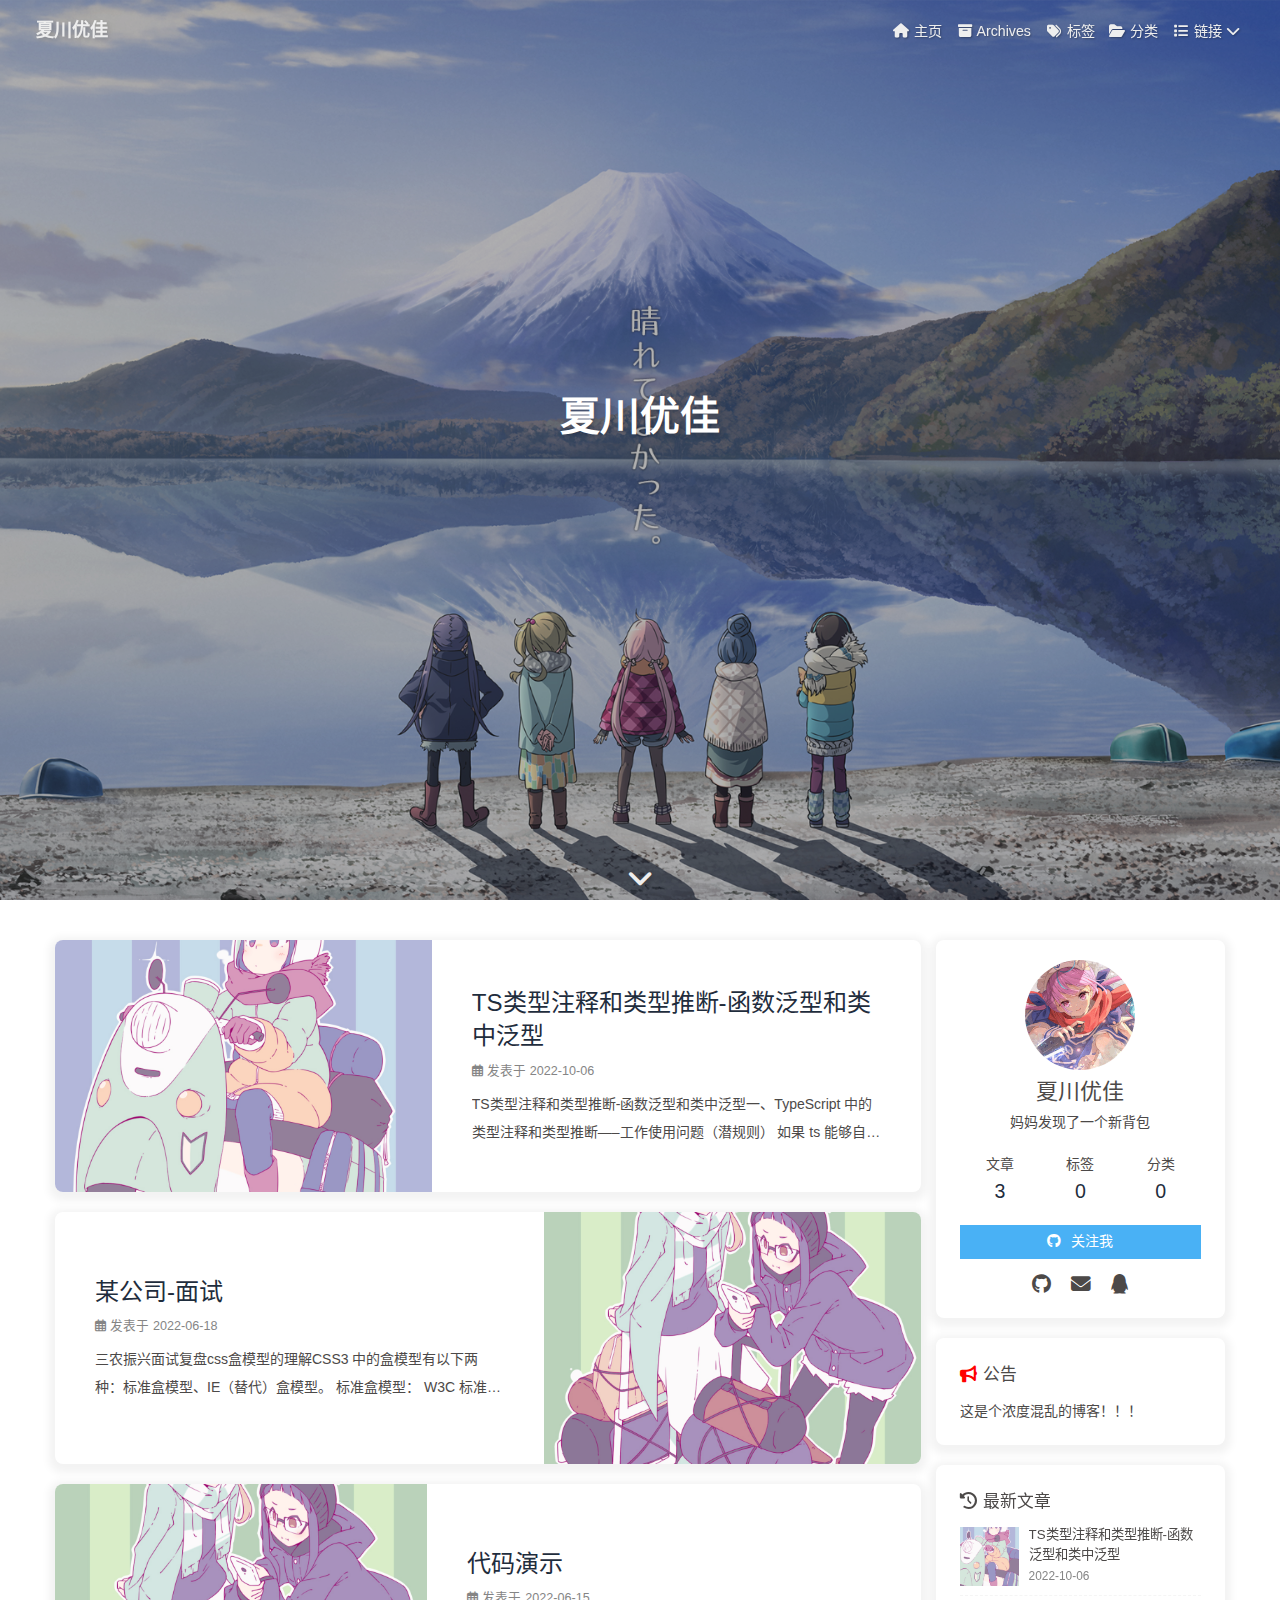
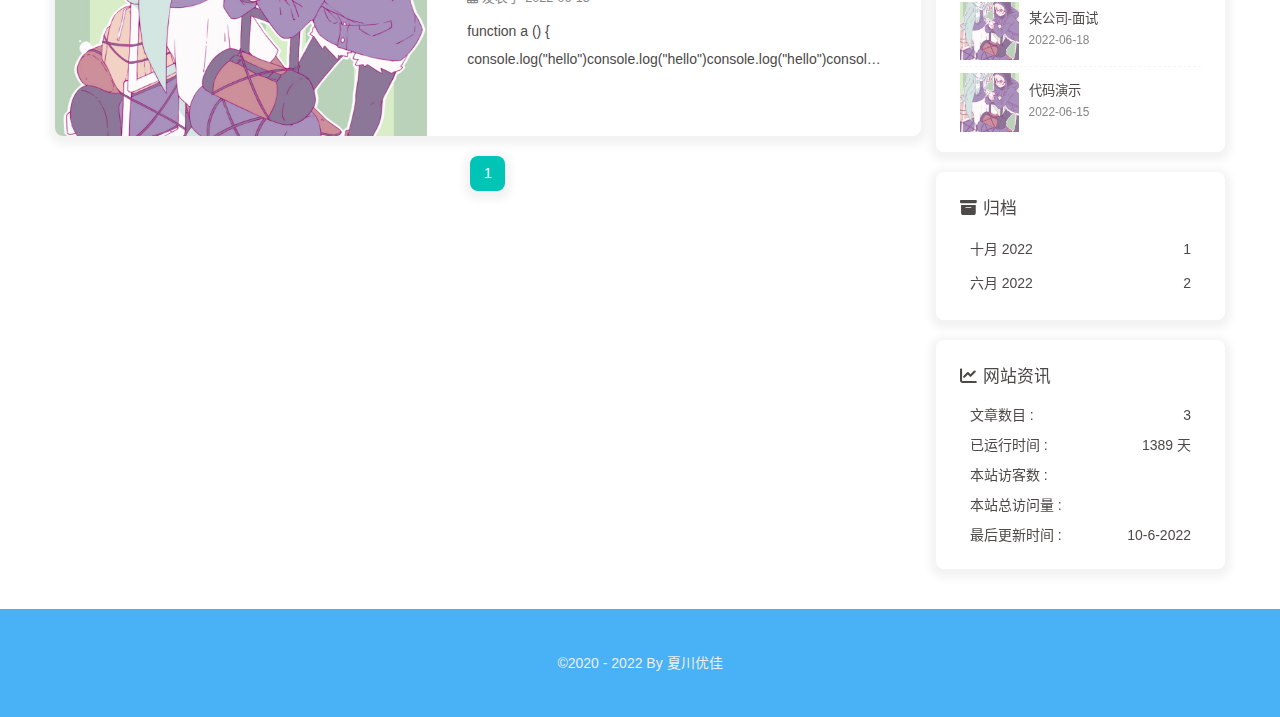
<file: index.html>
<!DOCTYPE html><html lang="zh-CN" data-theme="light"><head><meta charset="UTF-8"><meta http-equiv="X-UA-Compatible" content="IE=edge"><meta name="viewport" content="width=device-width, initial-scale=1.0, maximum-scale=1.0, user-scalable=no"><title>夏川优佳 - 正在驾驶铁御</title><meta name="keywords" content="博客，咕咕咕"><meta name="author" content="夏川优佳"><meta name="copyright" content="夏川优佳"><meta name="format-detection" content="telephone=no"><meta name="theme-color" content="#ffffff"><meta name="description" content="妈妈发现了一个新背包">
<meta property="og:type" content="website">
<meta property="og:title" content="夏川优佳">
<meta property="og:url" content="https://xiachuanyoujia.github.io/index.html">
<meta property="og:site_name" content="夏川优佳">
<meta property="og:description" content="妈妈发现了一个新背包">
<meta property="og:locale" content="zh_CN">
<meta property="og:image" content="https://xiachuanyoujia.github.io/img/preview.gif">
<meta property="article:author" content="夏川优佳">
<meta property="article:tag" content="博客，咕咕咕">
<meta name="twitter:card" content="summary">
<meta name="twitter:image" content="https://xiachuanyoujia.github.io/img/preview.gif"><link rel="shortcut icon" href="/img/favicon.png"><link rel="canonical" href="https://xiachuanyoujia.github.io/"><link rel="preconnect" href="//cdn.jsdelivr.net"/><link rel="preconnect" href="//busuanzi.ibruce.info"/><link rel="stylesheet" href="/css/index.css"><link rel="stylesheet" href="https://cdn.jsdelivr.net/npm/@fortawesome/fontawesome-free@6/css/all.min.css" media="print" onload="this.media='all'"><link rel="stylesheet" href="https://cdn.jsdelivr.net/npm/@fancyapps/ui/dist/fancybox.css" media="print" onload="this.media='all'"><script>const GLOBAL_CONFIG = { 
  root: '/',
  algolia: undefined,
  localSearch: undefined,
  translate: undefined,
  noticeOutdate: {"limitDay":30,"position":"top","messagePrev":"该文章创建于","messageNext":"天前，请以最新文章为准."},
  highlight: {"plugin":"highlighjs","highlightCopy":true,"highlightLang":true,"highlightHeightLimit":200},
  copy: {
    success: '复制成功',
    error: '复制错误',
    noSupport: '浏览器不支持'
  },
  relativeDate: {
    homepage: false,
    post: false
  },
  runtime: '天',
  date_suffix: {
    just: '刚刚',
    min: '分钟前',
    hour: '小时前',
    day: '天前',
    month: '个月前'
  },
  copyright: undefined,
  lightbox: 'fancybox',
  Snackbar: undefined,
  source: {
    justifiedGallery: {
      js: 'https://cdn.jsdelivr.net/npm/flickr-justified-gallery@2/dist/fjGallery.min.js',
      css: 'https://cdn.jsdelivr.net/npm/flickr-justified-gallery@2/dist/fjGallery.min.css'
    }
  },
  isPhotoFigcaption: false,
  islazyload: false,
  isAnchor: false
}</script><script id="config-diff">var GLOBAL_CONFIG_SITE = {
  title: '夏川优佳',
  isPost: false,
  isHome: true,
  isHighlightShrink: false,
  isToc: false,
  postUpdate: '2022-10-06 09:50:14'
}</script><noscript><style type="text/css">
  #nav {
    opacity: 1
  }
  .justified-gallery img {
    opacity: 1
  }

  #recent-posts time,
  #post-meta time {
    display: inline !important
  }
</style></noscript><script>(win=>{
    win.saveToLocal = {
      set: function setWithExpiry(key, value, ttl) {
        if (ttl === 0) return
        const now = new Date()
        const expiryDay = ttl * 86400000
        const item = {
          value: value,
          expiry: now.getTime() + expiryDay,
        }
        localStorage.setItem(key, JSON.stringify(item))
      },

      get: function getWithExpiry(key) {
        const itemStr = localStorage.getItem(key)

        if (!itemStr) {
          return undefined
        }
        const item = JSON.parse(itemStr)
        const now = new Date()

        if (now.getTime() > item.expiry) {
          localStorage.removeItem(key)
          return undefined
        }
        return item.value
      }
    }
  
    win.getScript = url => new Promise((resolve, reject) => {
      const script = document.createElement('script')
      script.src = url
      script.async = true
      script.onerror = reject
      script.onload = script.onreadystatechange = function() {
        const loadState = this.readyState
        if (loadState && loadState !== 'loaded' && loadState !== 'complete') return
        script.onload = script.onreadystatechange = null
        resolve()
      }
      document.head.appendChild(script)
    })
  
      win.activateDarkMode = function () {
        document.documentElement.setAttribute('data-theme', 'dark')
        if (document.querySelector('meta[name="theme-color"]') !== null) {
          document.querySelector('meta[name="theme-color"]').setAttribute('content', '#0d0d0d')
        }
      }
      win.activateLightMode = function () {
        document.documentElement.setAttribute('data-theme', 'light')
        if (document.querySelector('meta[name="theme-color"]') !== null) {
          document.querySelector('meta[name="theme-color"]').setAttribute('content', '#ffffff')
        }
      }
      const t = saveToLocal.get('theme')
    
          if (t === 'dark') activateDarkMode()
          else if (t === 'light') activateLightMode()
        
      const asideStatus = saveToLocal.get('aside-status')
      if (asideStatus !== undefined) {
        if (asideStatus === 'hide') {
          document.documentElement.classList.add('hide-aside')
        } else {
          document.documentElement.classList.remove('hide-aside')
        }
      }
    
    const detectApple = () => {
      if(/iPad|iPhone|iPod|Macintosh/.test(navigator.userAgent)){
        document.documentElement.classList.add('apple')
      }
    }
    detectApple()
    })(window)</script><meta name="generator" content="Hexo 6.2.0"></head><body><div id="sidebar"><div id="menu-mask"></div><div id="sidebar-menus"><div class="avatar-img is-center"><img src="/./img/preview.gif" onerror="onerror=null;src='/img/friend_404.gif'" alt="avatar"/></div><div class="sidebar-site-data site-data is-center"><a href="/archives/"><div class="headline">文章</div><div class="length-num">3</div></a><a href="/tags/"><div class="headline">标签</div><div class="length-num">0</div></a><a href="/categories/"><div class="headline">分类</div><div class="length-num">0</div></a></div><hr/><div class="menus_items"><div class="menus_item"><a class="site-page" href="/"><i class="fa-fw fas fa-home"></i><span> 主页</span></a></div><div class="menus_item"><a class="site-page" href="/archives/"><i class="fa-fw fas fa-archive"></i><span> Archives</span></a></div><div class="menus_item"><a class="site-page" href="/tags/"><i class="fa-fw fas fa-tags"></i><span> 标签</span></a></div><div class="menus_item"><a class="site-page" href="/categories/"><i class="fa-fw fas fa-folder-open"></i><span> 分类</span></a></div><div class="menus_item"><a class="site-page group" href="javascript:void(0);"><i class="fa-fw fas fa-list"></i><span> 链接</span><i class="fas fa-chevron-down"></i></a><ul class="menus_item_child"><li><a class="site-page child" href="/link/"><i class="fa-fw fas fa-link"></i><span> 友情链接</span></a></li><li><a class="site-page child" href="/about/"><i class="fa-fw fas fa-heart"></i><span> 关于</span></a></li></ul></div></div></div></div><div class="page" id="body-wrap"><header class="full_page" id="page-header" style="background-image: url('/./img/top.png')"><nav id="nav"><span id="blog_name"><a id="site-name" href="/">夏川优佳</a></span><div id="menus"><div class="menus_items"><div class="menus_item"><a class="site-page" href="/"><i class="fa-fw fas fa-home"></i><span> 主页</span></a></div><div class="menus_item"><a class="site-page" href="/archives/"><i class="fa-fw fas fa-archive"></i><span> Archives</span></a></div><div class="menus_item"><a class="site-page" href="/tags/"><i class="fa-fw fas fa-tags"></i><span> 标签</span></a></div><div class="menus_item"><a class="site-page" href="/categories/"><i class="fa-fw fas fa-folder-open"></i><span> 分类</span></a></div><div class="menus_item"><a class="site-page group" href="javascript:void(0);"><i class="fa-fw fas fa-list"></i><span> 链接</span><i class="fas fa-chevron-down"></i></a><ul class="menus_item_child"><li><a class="site-page child" href="/link/"><i class="fa-fw fas fa-link"></i><span> 友情链接</span></a></li><li><a class="site-page child" href="/about/"><i class="fa-fw fas fa-heart"></i><span> 关于</span></a></li></ul></div></div><div id="toggle-menu"><a class="site-page"><i class="fas fa-bars fa-fw"></i></a></div></div></nav><div id="site-info"><h1 id="site-title">夏川优佳</h1><div id="site_social_icons"><a class="social-icon" href="https://github.com/xiachuanyoujia" target="_blank" title="Github"><i class="fab fa-github"></i></a><a class="social-icon" href="mailto:xxxxxx@gmail.com" target="_blank" title="Email"><i class="fas fa-envelope"></i></a><a class="social-icon" href="/1243357202" target="_blank" title="QQ"><i class="fa-brands fa-qq"></i></a></div></div><div id="scroll-down"><i class="fas fa-angle-down scroll-down-effects"></i></div></header><main class="layout" id="content-inner"><div class="recent-posts" id="recent-posts"><div class="recent-post-item"><div class="post_cover left"><a href="/2022/10/06/TypeScript%E5%AD%A6%E4%B9%A0%E8%AE%B0%E5%BD%95/%E5%B7%A5%E4%BD%9C%E4%BD%BF%E7%94%A8%E9%97%AE%E9%A2%98%EF%BC%88%E6%BD%9C%E8%A7%84%E5%88%99%EF%BC%89/" title="TS类型注释和类型推断-函数泛型和类中泛型"><img class="post_bg" src="/./img/default.png" onerror="this.onerror=null;this.src='/img/404.jpg'" alt="TS类型注释和类型推断-函数泛型和类中泛型"></a></div><div class="recent-post-info"><a class="article-title" href="/2022/10/06/TypeScript%E5%AD%A6%E4%B9%A0%E8%AE%B0%E5%BD%95/%E5%B7%A5%E4%BD%9C%E4%BD%BF%E7%94%A8%E9%97%AE%E9%A2%98%EF%BC%88%E6%BD%9C%E8%A7%84%E5%88%99%EF%BC%89/" title="TS类型注释和类型推断-函数泛型和类中泛型">TS类型注释和类型推断-函数泛型和类中泛型</a><div class="article-meta-wrap"><span class="post-meta-date"><i class="far fa-calendar-alt"></i><span class="article-meta-label">发表于</span><time datetime="2022-10-05T16:07:34.326Z" title="发表于 2022-10-06 00:07:34">2022-10-06</time></span></div><div class="content">TS类型注释和类型推断-函数泛型和类中泛型一、TypeScript 中的类型注释和类型推断—–工作使用问题（潜规则）
如果 ts 能够自动分析变量类型，我们就什么都不用做
如果 ts 无法分析变量类型的话，我们就需要使用类型注解

先来看一个不用写类型注解的例子：
const one = 1;const two = 2;const three = one + two;

再来看一个用写类型注解的例子：
function getTotal(one, two) &#123;  return one + two;&#125;const total = getTotal(1, 2);

这种形式，就需要用到类型注释了，因为这里的one和two会显示为any类型。这时候如果你传字符串，你的业务逻辑就是错误的，所以你必须加一个类型注解，把上面的代码写成下面的样子。
function getTotal(one: number, two: number) &#123;  return one + two;&#125;const total = getTotal(1, 2);

这里有的一个问题是，为什 ...</div></div></div><div class="recent-post-item"><div class="post_cover right"><a href="/2022/06/18/%E4%B8%89%E5%86%9C%E6%8C%AF%E5%85%B4%E9%9D%A2%E8%AF%95/%E9%9D%A2%E8%AF%95/" title="某公司-面试"><img class="post_bg" src="/./img/default2.png" onerror="this.onerror=null;this.src='/img/404.jpg'" alt="某公司-面试"></a></div><div class="recent-post-info"><a class="article-title" href="/2022/06/18/%E4%B8%89%E5%86%9C%E6%8C%AF%E5%85%B4%E9%9D%A2%E8%AF%95/%E9%9D%A2%E8%AF%95/" title="某公司-面试">某公司-面试</a><div class="article-meta-wrap"><span class="post-meta-date"><i class="far fa-calendar-alt"></i><span class="article-meta-label">发表于</span><time datetime="2022-06-18T15:32:37.131Z" title="发表于 2022-06-18 23:32:37">2022-06-18</time></span></div><div class="content">三农振兴面试复盘css盒模型的理解CSS3 中的盒模型有以下两种：标准盒模型、IE（替代）盒模型。

标准盒模型： W3C 标准的盒子模型。
IE（替代）盒模型：IE 标准的盒子模型

可以通过 box-sizing 来改变元素的盒模型：

box-sizing: content-box ：标准盒模型（默认值）。
box-sizing: border-box ：IE（替代）盒模型。

区别：

标准盒模型中 width 指的是内容区域 content 的宽度 height 指的是内容区域 content 的高度 标准盒模型下盒子的大小 &#x3D; content + border + padding + margin
怪异盒模型中的 width 指的是内容、边框、内边距总的宽度（content + border +  padding）；height 指的是内容、边框、内边距总的高度 怪异盒模型下盒子的大小&#x3D;width（content + border + padding） + margin

布局问题问什么有点模糊了
请你说说css的定位position它允许你定义元素框相 ...</div></div></div><div class="recent-post-item"><div class="post_cover left"><a href="/2022/06/15/%E4%BB%A3%E7%A0%81%E5%9D%97%E6%BC%94%E7%A4%BA/%E6%BC%94%E7%A4%BA/" title="代码演示"><img class="post_bg" src="/./img/default2.png" onerror="this.onerror=null;this.src='/img/404.jpg'" alt="代码演示"></a></div><div class="recent-post-info"><a class="article-title" href="/2022/06/15/%E4%BB%A3%E7%A0%81%E5%9D%97%E6%BC%94%E7%A4%BA/%E6%BC%94%E7%A4%BA/" title="代码演示">代码演示</a><div class="article-meta-wrap"><span class="post-meta-date"><i class="far fa-calendar-alt"></i><span class="article-meta-label">发表于</span><time datetime="2022-06-15T03:26:00.630Z" title="发表于 2022-06-15 11:26:00">2022-06-15</time></span></div><div class="content">function a () &#123;    console.log(&quot;hello&quot;)console.log(&quot;hello&quot;)console.log(&quot;hello&quot;)console.log(&quot;hello&quot;)console.log(&quot;hello&quot;)console.log(&quot;hello&quot;)console.log(&quot;hello&quot;)console.log(&quot;hello&quot;)console.log(&quot;hello&quot;)console.log(&quot;hello&quot;)    console.log(&quot;hello&quot;)    console.log(&quot;hello&quot;)    console.log(&quot;hello&quot;)    console.log(&quot;hello&quot;)    console.log(&quot;hello&quot;)    co ...</div></div></div><nav id="pagination"><div class="pagination"><span class="page-number current">1</span></div></nav></div><div class="aside-content" id="aside-content"><div class="card-widget card-info"><div class="is-center"><div class="avatar-img"><img src="/./img/preview.gif" onerror="this.onerror=null;this.src='/img/friend_404.gif'" alt="avatar"/></div><div class="author-info__name">夏川优佳</div><div class="author-info__description">妈妈发现了一个新背包</div></div><div class="card-info-data site-data is-center"><a href="/archives/"><div class="headline">文章</div><div class="length-num">3</div></a><a href="/tags/"><div class="headline">标签</div><div class="length-num">0</div></a><a href="/categories/"><div class="headline">分类</div><div class="length-num">0</div></a></div><a id="card-info-btn" target="_blank" rel="noopener" href="https://github.com/xiachuanyoujia"><i class="fab fa-github"></i><span>关注我</span></a><div class="card-info-social-icons is-center"><a class="social-icon" href="https://github.com/xiachuanyoujia" target="_blank" title="Github"><i class="fab fa-github"></i></a><a class="social-icon" href="mailto:xxxxxx@gmail.com" target="_blank" title="Email"><i class="fas fa-envelope"></i></a><a class="social-icon" href="/1243357202" target="_blank" title="QQ"><i class="fa-brands fa-qq"></i></a></div></div><div class="card-widget card-announcement"><div class="item-headline"><i class="fas fa-bullhorn fa-shake"></i><span>公告</span></div><div class="announcement_content">这是个浓度混乱的博客！！！</div></div><div class="sticky_layout"><div class="card-widget card-recent-post"><div class="item-headline"><i class="fas fa-history"></i><span>最新文章</span></div><div class="aside-list"><div class="aside-list-item"><a class="thumbnail" href="/2022/10/06/TypeScript%E5%AD%A6%E4%B9%A0%E8%AE%B0%E5%BD%95/%E5%B7%A5%E4%BD%9C%E4%BD%BF%E7%94%A8%E9%97%AE%E9%A2%98%EF%BC%88%E6%BD%9C%E8%A7%84%E5%88%99%EF%BC%89/" title="TS类型注释和类型推断-函数泛型和类中泛型"><img src="/./img/default.png" onerror="this.onerror=null;this.src='/img/404.jpg'" alt="TS类型注释和类型推断-函数泛型和类中泛型"/></a><div class="content"><a class="title" href="/2022/10/06/TypeScript%E5%AD%A6%E4%B9%A0%E8%AE%B0%E5%BD%95/%E5%B7%A5%E4%BD%9C%E4%BD%BF%E7%94%A8%E9%97%AE%E9%A2%98%EF%BC%88%E6%BD%9C%E8%A7%84%E5%88%99%EF%BC%89/" title="TS类型注释和类型推断-函数泛型和类中泛型">TS类型注释和类型推断-函数泛型和类中泛型</a><time datetime="2022-10-05T16:07:34.326Z" title="发表于 2022-10-06 00:07:34">2022-10-06</time></div></div><div class="aside-list-item"><a class="thumbnail" href="/2022/06/18/%E4%B8%89%E5%86%9C%E6%8C%AF%E5%85%B4%E9%9D%A2%E8%AF%95/%E9%9D%A2%E8%AF%95/" title="某公司-面试"><img src="/./img/default2.png" onerror="this.onerror=null;this.src='/img/404.jpg'" alt="某公司-面试"/></a><div class="content"><a class="title" href="/2022/06/18/%E4%B8%89%E5%86%9C%E6%8C%AF%E5%85%B4%E9%9D%A2%E8%AF%95/%E9%9D%A2%E8%AF%95/" title="某公司-面试">某公司-面试</a><time datetime="2022-06-18T15:32:37.131Z" title="发表于 2022-06-18 23:32:37">2022-06-18</time></div></div><div class="aside-list-item"><a class="thumbnail" href="/2022/06/15/%E4%BB%A3%E7%A0%81%E5%9D%97%E6%BC%94%E7%A4%BA/%E6%BC%94%E7%A4%BA/" title="代码演示"><img src="/./img/default2.png" onerror="this.onerror=null;this.src='/img/404.jpg'" alt="代码演示"/></a><div class="content"><a class="title" href="/2022/06/15/%E4%BB%A3%E7%A0%81%E5%9D%97%E6%BC%94%E7%A4%BA/%E6%BC%94%E7%A4%BA/" title="代码演示">代码演示</a><time datetime="2022-06-15T03:26:00.630Z" title="发表于 2022-06-15 11:26:00">2022-06-15</time></div></div></div></div><div class="card-widget card-archives"><div class="item-headline"><i class="fas fa-archive"></i><span>归档</span></div><ul class="card-archive-list"><li class="card-archive-list-item"><a class="card-archive-list-link" href="/archives/2022/10/"><span class="card-archive-list-date">十月 2022</span><span class="card-archive-list-count">1</span></a></li><li class="card-archive-list-item"><a class="card-archive-list-link" href="/archives/2022/06/"><span class="card-archive-list-date">六月 2022</span><span class="card-archive-list-count">2</span></a></li></ul></div><div class="card-widget card-webinfo"><div class="item-headline"><i class="fas fa-chart-line"></i><span>网站资讯</span></div><div class="webinfo"><div class="webinfo-item"><div class="item-name">文章数目 :</div><div class="item-count">3</div></div><div class="webinfo-item"><div class="item-name">已运行时间 :</div><div class="item-count" id="runtimeshow" data-publishDate="2022-10-06T01:50:14.724Z"></div></div><div class="webinfo-item"><div class="item-name">本站访客数 :</div><div class="item-count" id="busuanzi_value_site_uv"></div></div><div class="webinfo-item"><div class="item-name">本站总访问量 :</div><div class="item-count" id="busuanzi_value_site_pv"></div></div><div class="webinfo-item"><div class="item-name">最后更新时间 :</div><div class="item-count" id="last-push-date" data-lastPushDate="2022-10-06T01:50:14.724Z"></div></div></div></div></div></div></main><footer id="footer"><div id="footer-wrap"><div class="copyright">&copy;2020 - 2022 By 夏川优佳</div></div></footer></div><div id="rightside"><div id="rightside-config-hide"><button id="darkmode" type="button" title="浅色和深色模式转换"><i class="fas fa-adjust"></i></button><button id="hide-aside-btn" type="button" title="单栏和双栏切换"><i class="fas fa-arrows-alt-h"></i></button></div><div id="rightside-config-show"><button id="rightside_config" type="button" title="设置"><i class="fas fa-cog fa-spin"></i></button><button id="go-up" type="button" title="回到顶部"><i class="fas fa-arrow-up"></i></button></div></div><div><script src="/js/utils.js"></script><script src="/js/main.js"></script><script src="https://cdn.jsdelivr.net/npm/@fancyapps/ui/dist/fancybox.umd.js"></script><div class="js-pjax"></div><script async data-pjax src="//busuanzi.ibruce.info/busuanzi/2.3/busuanzi.pure.mini.js"></script></div></body></html>
</file>
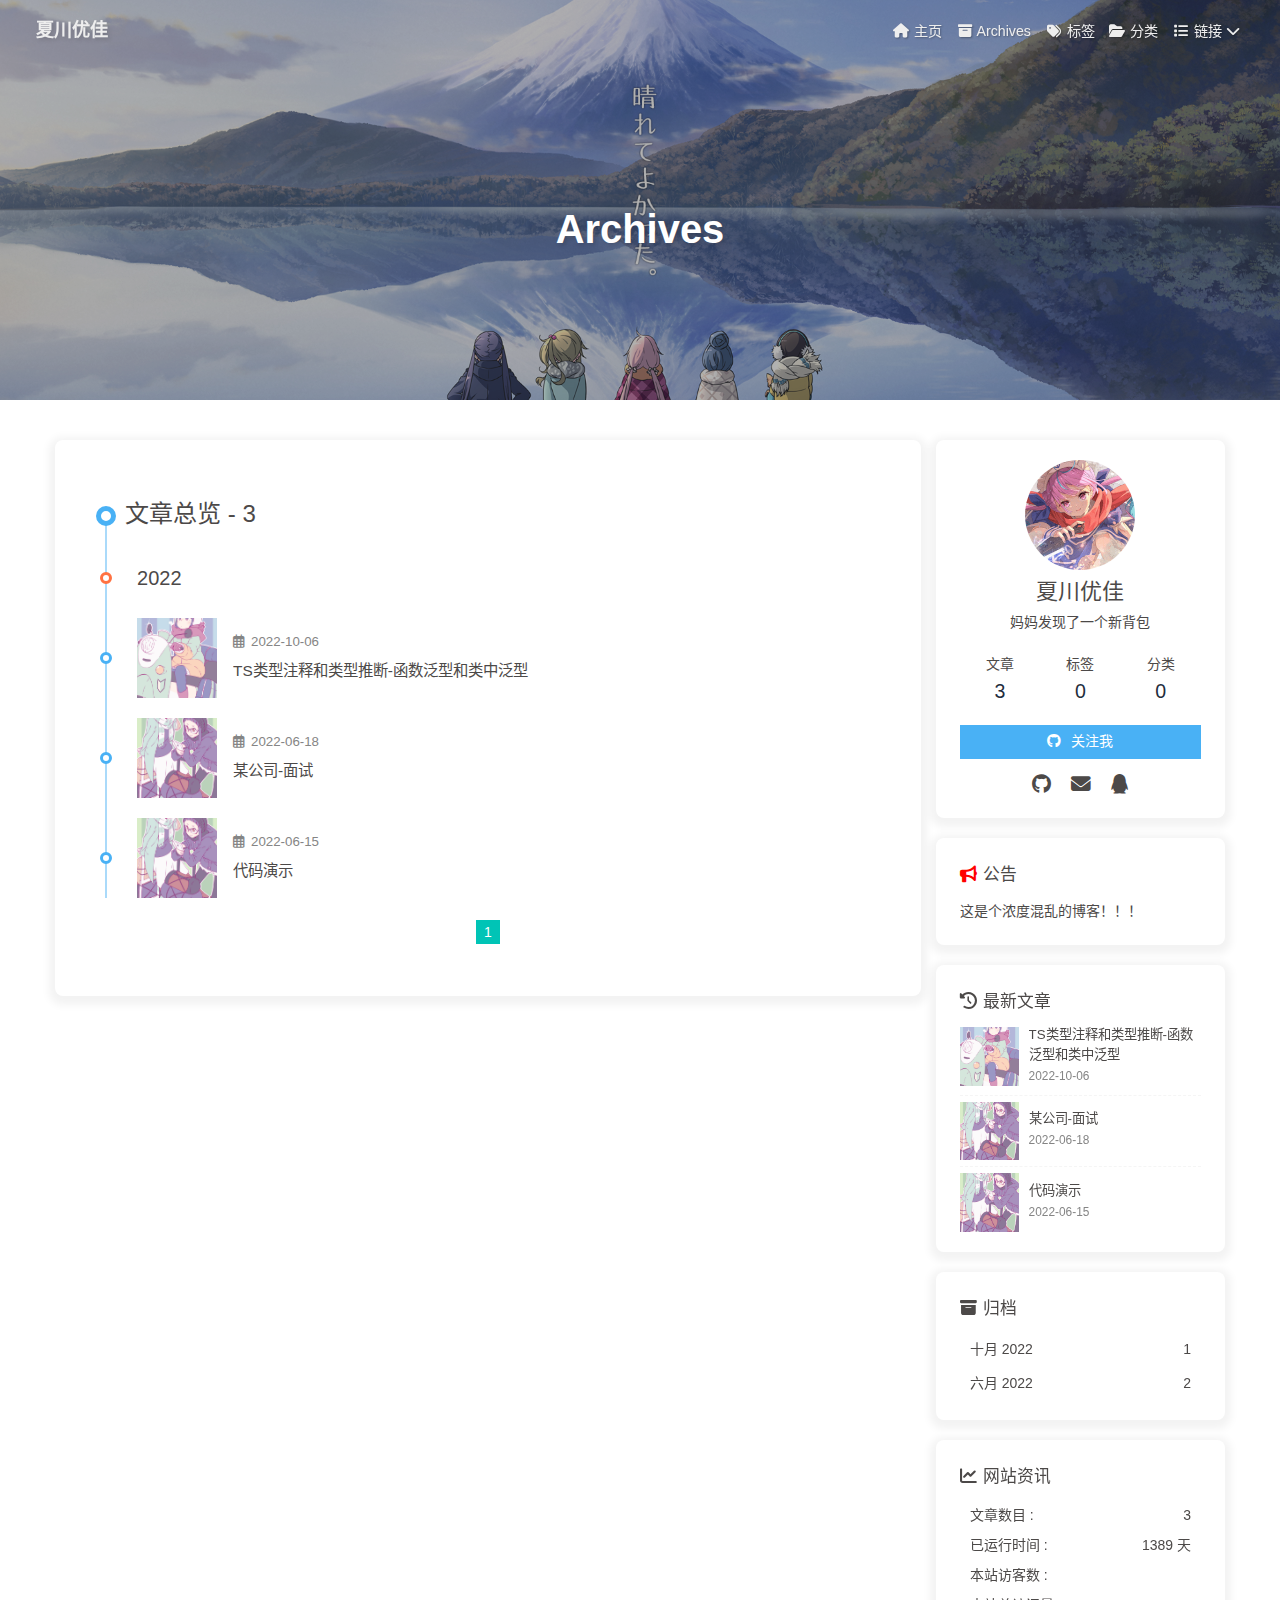
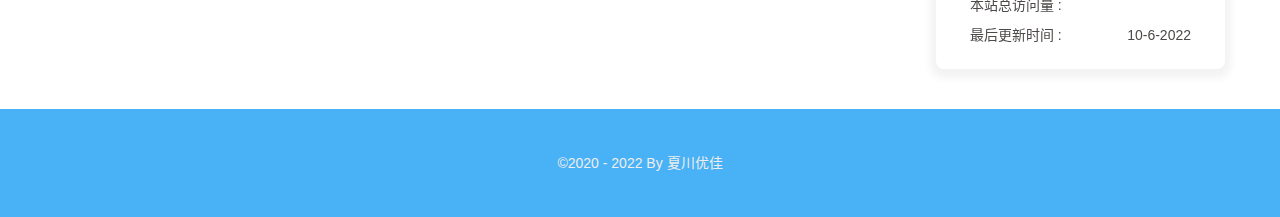
<file: archives/index.html>
<!DOCTYPE html><html lang="zh-CN" data-theme="light"><head><meta charset="UTF-8"><meta http-equiv="X-UA-Compatible" content="IE=edge"><meta name="viewport" content="width=device-width, initial-scale=1.0, maximum-scale=1.0, user-scalable=no"><title>Archives | 夏川优佳</title><meta name="keywords" content="博客，咕咕咕"><meta name="author" content="夏川优佳"><meta name="copyright" content="夏川优佳"><meta name="format-detection" content="telephone=no"><meta name="theme-color" content="#ffffff"><meta name="description" content="妈妈发现了一个新背包">
<meta property="og:type" content="website">
<meta property="og:title" content="夏川优佳">
<meta property="og:url" content="https://xiachuanyoujia.github.io/archives/index.html">
<meta property="og:site_name" content="夏川优佳">
<meta property="og:description" content="妈妈发现了一个新背包">
<meta property="og:locale" content="zh_CN">
<meta property="og:image" content="https://xiachuanyoujia.github.io/img/preview.gif">
<meta property="article:author" content="夏川优佳">
<meta property="article:tag" content="博客，咕咕咕">
<meta name="twitter:card" content="summary">
<meta name="twitter:image" content="https://xiachuanyoujia.github.io/img/preview.gif"><link rel="shortcut icon" href="/img/favicon.png"><link rel="canonical" href="https://xiachuanyoujia.github.io/archives/"><link rel="preconnect" href="//cdn.jsdelivr.net"/><link rel="preconnect" href="//busuanzi.ibruce.info"/><link rel="stylesheet" href="/css/index.css"><link rel="stylesheet" href="https://cdn.jsdelivr.net/npm/@fortawesome/fontawesome-free@6/css/all.min.css" media="print" onload="this.media='all'"><link rel="stylesheet" href="https://cdn.jsdelivr.net/npm/@fancyapps/ui/dist/fancybox.css" media="print" onload="this.media='all'"><script>const GLOBAL_CONFIG = { 
  root: '/',
  algolia: undefined,
  localSearch: undefined,
  translate: undefined,
  noticeOutdate: {"limitDay":30,"position":"top","messagePrev":"该文章创建于","messageNext":"天前，请以最新文章为准."},
  highlight: {"plugin":"highlighjs","highlightCopy":true,"highlightLang":true,"highlightHeightLimit":200},
  copy: {
    success: '复制成功',
    error: '复制错误',
    noSupport: '浏览器不支持'
  },
  relativeDate: {
    homepage: false,
    post: false
  },
  runtime: '天',
  date_suffix: {
    just: '刚刚',
    min: '分钟前',
    hour: '小时前',
    day: '天前',
    month: '个月前'
  },
  copyright: undefined,
  lightbox: 'fancybox',
  Snackbar: undefined,
  source: {
    justifiedGallery: {
      js: 'https://cdn.jsdelivr.net/npm/flickr-justified-gallery@2/dist/fjGallery.min.js',
      css: 'https://cdn.jsdelivr.net/npm/flickr-justified-gallery@2/dist/fjGallery.min.css'
    }
  },
  isPhotoFigcaption: false,
  islazyload: false,
  isAnchor: false
}</script><script id="config-diff">var GLOBAL_CONFIG_SITE = {
  title: 'Archives',
  isPost: false,
  isHome: false,
  isHighlightShrink: false,
  isToc: false,
  postUpdate: '2022-10-06 09:50:14'
}</script><noscript><style type="text/css">
  #nav {
    opacity: 1
  }
  .justified-gallery img {
    opacity: 1
  }

  #recent-posts time,
  #post-meta time {
    display: inline !important
  }
</style></noscript><script>(win=>{
    win.saveToLocal = {
      set: function setWithExpiry(key, value, ttl) {
        if (ttl === 0) return
        const now = new Date()
        const expiryDay = ttl * 86400000
        const item = {
          value: value,
          expiry: now.getTime() + expiryDay,
        }
        localStorage.setItem(key, JSON.stringify(item))
      },

      get: function getWithExpiry(key) {
        const itemStr = localStorage.getItem(key)

        if (!itemStr) {
          return undefined
        }
        const item = JSON.parse(itemStr)
        const now = new Date()

        if (now.getTime() > item.expiry) {
          localStorage.removeItem(key)
          return undefined
        }
        return item.value
      }
    }
  
    win.getScript = url => new Promise((resolve, reject) => {
      const script = document.createElement('script')
      script.src = url
      script.async = true
      script.onerror = reject
      script.onload = script.onreadystatechange = function() {
        const loadState = this.readyState
        if (loadState && loadState !== 'loaded' && loadState !== 'complete') return
        script.onload = script.onreadystatechange = null
        resolve()
      }
      document.head.appendChild(script)
    })
  
      win.activateDarkMode = function () {
        document.documentElement.setAttribute('data-theme', 'dark')
        if (document.querySelector('meta[name="theme-color"]') !== null) {
          document.querySelector('meta[name="theme-color"]').setAttribute('content', '#0d0d0d')
        }
      }
      win.activateLightMode = function () {
        document.documentElement.setAttribute('data-theme', 'light')
        if (document.querySelector('meta[name="theme-color"]') !== null) {
          document.querySelector('meta[name="theme-color"]').setAttribute('content', '#ffffff')
        }
      }
      const t = saveToLocal.get('theme')
    
          if (t === 'dark') activateDarkMode()
          else if (t === 'light') activateLightMode()
        
      const asideStatus = saveToLocal.get('aside-status')
      if (asideStatus !== undefined) {
        if (asideStatus === 'hide') {
          document.documentElement.classList.add('hide-aside')
        } else {
          document.documentElement.classList.remove('hide-aside')
        }
      }
    
    const detectApple = () => {
      if(/iPad|iPhone|iPod|Macintosh/.test(navigator.userAgent)){
        document.documentElement.classList.add('apple')
      }
    }
    detectApple()
    })(window)</script><meta name="generator" content="Hexo 6.2.0"></head><body><div id="sidebar"><div id="menu-mask"></div><div id="sidebar-menus"><div class="avatar-img is-center"><img src="/./img/preview.gif" onerror="onerror=null;src='/img/friend_404.gif'" alt="avatar"/></div><div class="sidebar-site-data site-data is-center"><a href="/archives/"><div class="headline">文章</div><div class="length-num">3</div></a><a href="/tags/"><div class="headline">标签</div><div class="length-num">0</div></a><a href="/categories/"><div class="headline">分类</div><div class="length-num">0</div></a></div><hr/><div class="menus_items"><div class="menus_item"><a class="site-page" href="/"><i class="fa-fw fas fa-home"></i><span> 主页</span></a></div><div class="menus_item"><a class="site-page" href="/archives/"><i class="fa-fw fas fa-archive"></i><span> Archives</span></a></div><div class="menus_item"><a class="site-page" href="/tags/"><i class="fa-fw fas fa-tags"></i><span> 标签</span></a></div><div class="menus_item"><a class="site-page" href="/categories/"><i class="fa-fw fas fa-folder-open"></i><span> 分类</span></a></div><div class="menus_item"><a class="site-page group" href="javascript:void(0);"><i class="fa-fw fas fa-list"></i><span> 链接</span><i class="fas fa-chevron-down"></i></a><ul class="menus_item_child"><li><a class="site-page child" href="/link/"><i class="fa-fw fas fa-link"></i><span> 友情链接</span></a></li><li><a class="site-page child" href="/about/"><i class="fa-fw fas fa-heart"></i><span> 关于</span></a></li></ul></div></div></div></div><div class="page" id="body-wrap"><header class="not-home-page" id="page-header" style="background-image: url('/./img/top.png')"><nav id="nav"><span id="blog_name"><a id="site-name" href="/">夏川优佳</a></span><div id="menus"><div class="menus_items"><div class="menus_item"><a class="site-page" href="/"><i class="fa-fw fas fa-home"></i><span> 主页</span></a></div><div class="menus_item"><a class="site-page" href="/archives/"><i class="fa-fw fas fa-archive"></i><span> Archives</span></a></div><div class="menus_item"><a class="site-page" href="/tags/"><i class="fa-fw fas fa-tags"></i><span> 标签</span></a></div><div class="menus_item"><a class="site-page" href="/categories/"><i class="fa-fw fas fa-folder-open"></i><span> 分类</span></a></div><div class="menus_item"><a class="site-page group" href="javascript:void(0);"><i class="fa-fw fas fa-list"></i><span> 链接</span><i class="fas fa-chevron-down"></i></a><ul class="menus_item_child"><li><a class="site-page child" href="/link/"><i class="fa-fw fas fa-link"></i><span> 友情链接</span></a></li><li><a class="site-page child" href="/about/"><i class="fa-fw fas fa-heart"></i><span> 关于</span></a></li></ul></div></div><div id="toggle-menu"><a class="site-page"><i class="fas fa-bars fa-fw"></i></a></div></div></nav><div id="page-site-info"><h1 id="site-title">Archives</h1></div></header><main class="layout" id="content-inner"><div id="archive"><div class="article-sort-title">文章总览 - 3</div><div class="article-sort"><div class="article-sort-item year">2022</div><div class="article-sort-item"><a class="article-sort-item-img" href="/2022/10/06/TypeScript%E5%AD%A6%E4%B9%A0%E8%AE%B0%E5%BD%95/%E5%B7%A5%E4%BD%9C%E4%BD%BF%E7%94%A8%E9%97%AE%E9%A2%98%EF%BC%88%E6%BD%9C%E8%A7%84%E5%88%99%EF%BC%89/" title="TS类型注释和类型推断-函数泛型和类中泛型"><img src="/./img/default.png" alt="TS类型注释和类型推断-函数泛型和类中泛型" onerror="this.onerror=null;this.src='/img/404.jpg'"></a><div class="article-sort-item-info"><div class="article-sort-item-time"><i class="far fa-calendar-alt"></i><time class="post-meta-date-created" datetime="2022-10-05T16:07:34.326Z" title="发表于 2022-10-06 00:07:34">2022-10-06</time></div><a class="article-sort-item-title" href="/2022/10/06/TypeScript%E5%AD%A6%E4%B9%A0%E8%AE%B0%E5%BD%95/%E5%B7%A5%E4%BD%9C%E4%BD%BF%E7%94%A8%E9%97%AE%E9%A2%98%EF%BC%88%E6%BD%9C%E8%A7%84%E5%88%99%EF%BC%89/" title="TS类型注释和类型推断-函数泛型和类中泛型">TS类型注释和类型推断-函数泛型和类中泛型</a></div></div><div class="article-sort-item"><a class="article-sort-item-img" href="/2022/06/18/%E4%B8%89%E5%86%9C%E6%8C%AF%E5%85%B4%E9%9D%A2%E8%AF%95/%E9%9D%A2%E8%AF%95/" title="某公司-面试"><img src="/./img/default2.png" alt="某公司-面试" onerror="this.onerror=null;this.src='/img/404.jpg'"></a><div class="article-sort-item-info"><div class="article-sort-item-time"><i class="far fa-calendar-alt"></i><time class="post-meta-date-created" datetime="2022-06-18T15:32:37.131Z" title="发表于 2022-06-18 23:32:37">2022-06-18</time></div><a class="article-sort-item-title" href="/2022/06/18/%E4%B8%89%E5%86%9C%E6%8C%AF%E5%85%B4%E9%9D%A2%E8%AF%95/%E9%9D%A2%E8%AF%95/" title="某公司-面试">某公司-面试</a></div></div><div class="article-sort-item"><a class="article-sort-item-img" href="/2022/06/15/%E4%BB%A3%E7%A0%81%E5%9D%97%E6%BC%94%E7%A4%BA/%E6%BC%94%E7%A4%BA/" title="代码演示"><img src="/./img/default2.png" alt="代码演示" onerror="this.onerror=null;this.src='/img/404.jpg'"></a><div class="article-sort-item-info"><div class="article-sort-item-time"><i class="far fa-calendar-alt"></i><time class="post-meta-date-created" datetime="2022-06-15T03:26:00.630Z" title="发表于 2022-06-15 11:26:00">2022-06-15</time></div><a class="article-sort-item-title" href="/2022/06/15/%E4%BB%A3%E7%A0%81%E5%9D%97%E6%BC%94%E7%A4%BA/%E6%BC%94%E7%A4%BA/" title="代码演示">代码演示</a></div></div></div><nav id="pagination"><div class="pagination"><span class="page-number current">1</span></div></nav></div><div class="aside-content" id="aside-content"><div class="card-widget card-info"><div class="is-center"><div class="avatar-img"><img src="/./img/preview.gif" onerror="this.onerror=null;this.src='/img/friend_404.gif'" alt="avatar"/></div><div class="author-info__name">夏川优佳</div><div class="author-info__description">妈妈发现了一个新背包</div></div><div class="card-info-data site-data is-center"><a href="/archives/"><div class="headline">文章</div><div class="length-num">3</div></a><a href="/tags/"><div class="headline">标签</div><div class="length-num">0</div></a><a href="/categories/"><div class="headline">分类</div><div class="length-num">0</div></a></div><a id="card-info-btn" target="_blank" rel="noopener" href="https://github.com/xiachuanyoujia"><i class="fab fa-github"></i><span>关注我</span></a><div class="card-info-social-icons is-center"><a class="social-icon" href="https://github.com/xiachuanyoujia" target="_blank" title="Github"><i class="fab fa-github"></i></a><a class="social-icon" href="mailto:xxxxxx@gmail.com" target="_blank" title="Email"><i class="fas fa-envelope"></i></a><a class="social-icon" href="/1243357202" target="_blank" title="QQ"><i class="fa-brands fa-qq"></i></a></div></div><div class="card-widget card-announcement"><div class="item-headline"><i class="fas fa-bullhorn fa-shake"></i><span>公告</span></div><div class="announcement_content">这是个浓度混乱的博客！！！</div></div><div class="sticky_layout"><div class="card-widget card-recent-post"><div class="item-headline"><i class="fas fa-history"></i><span>最新文章</span></div><div class="aside-list"><div class="aside-list-item"><a class="thumbnail" href="/2022/10/06/TypeScript%E5%AD%A6%E4%B9%A0%E8%AE%B0%E5%BD%95/%E5%B7%A5%E4%BD%9C%E4%BD%BF%E7%94%A8%E9%97%AE%E9%A2%98%EF%BC%88%E6%BD%9C%E8%A7%84%E5%88%99%EF%BC%89/" title="TS类型注释和类型推断-函数泛型和类中泛型"><img src="/./img/default.png" onerror="this.onerror=null;this.src='/img/404.jpg'" alt="TS类型注释和类型推断-函数泛型和类中泛型"/></a><div class="content"><a class="title" href="/2022/10/06/TypeScript%E5%AD%A6%E4%B9%A0%E8%AE%B0%E5%BD%95/%E5%B7%A5%E4%BD%9C%E4%BD%BF%E7%94%A8%E9%97%AE%E9%A2%98%EF%BC%88%E6%BD%9C%E8%A7%84%E5%88%99%EF%BC%89/" title="TS类型注释和类型推断-函数泛型和类中泛型">TS类型注释和类型推断-函数泛型和类中泛型</a><time datetime="2022-10-05T16:07:34.326Z" title="发表于 2022-10-06 00:07:34">2022-10-06</time></div></div><div class="aside-list-item"><a class="thumbnail" href="/2022/06/18/%E4%B8%89%E5%86%9C%E6%8C%AF%E5%85%B4%E9%9D%A2%E8%AF%95/%E9%9D%A2%E8%AF%95/" title="某公司-面试"><img src="/./img/default2.png" onerror="this.onerror=null;this.src='/img/404.jpg'" alt="某公司-面试"/></a><div class="content"><a class="title" href="/2022/06/18/%E4%B8%89%E5%86%9C%E6%8C%AF%E5%85%B4%E9%9D%A2%E8%AF%95/%E9%9D%A2%E8%AF%95/" title="某公司-面试">某公司-面试</a><time datetime="2022-06-18T15:32:37.131Z" title="发表于 2022-06-18 23:32:37">2022-06-18</time></div></div><div class="aside-list-item"><a class="thumbnail" href="/2022/06/15/%E4%BB%A3%E7%A0%81%E5%9D%97%E6%BC%94%E7%A4%BA/%E6%BC%94%E7%A4%BA/" title="代码演示"><img src="/./img/default2.png" onerror="this.onerror=null;this.src='/img/404.jpg'" alt="代码演示"/></a><div class="content"><a class="title" href="/2022/06/15/%E4%BB%A3%E7%A0%81%E5%9D%97%E6%BC%94%E7%A4%BA/%E6%BC%94%E7%A4%BA/" title="代码演示">代码演示</a><time datetime="2022-06-15T03:26:00.630Z" title="发表于 2022-06-15 11:26:00">2022-06-15</time></div></div></div></div><div class="card-widget card-archives"><div class="item-headline"><i class="fas fa-archive"></i><span>归档</span></div><ul class="card-archive-list"><li class="card-archive-list-item"><a class="card-archive-list-link" href="/archives/2022/10/"><span class="card-archive-list-date">十月 2022</span><span class="card-archive-list-count">1</span></a></li><li class="card-archive-list-item"><a class="card-archive-list-link" href="/archives/2022/06/"><span class="card-archive-list-date">六月 2022</span><span class="card-archive-list-count">2</span></a></li></ul></div><div class="card-widget card-webinfo"><div class="item-headline"><i class="fas fa-chart-line"></i><span>网站资讯</span></div><div class="webinfo"><div class="webinfo-item"><div class="item-name">文章数目 :</div><div class="item-count">3</div></div><div class="webinfo-item"><div class="item-name">已运行时间 :</div><div class="item-count" id="runtimeshow" data-publishDate="2022-10-06T01:50:14.724Z"></div></div><div class="webinfo-item"><div class="item-name">本站访客数 :</div><div class="item-count" id="busuanzi_value_site_uv"></div></div><div class="webinfo-item"><div class="item-name">本站总访问量 :</div><div class="item-count" id="busuanzi_value_site_pv"></div></div><div class="webinfo-item"><div class="item-name">最后更新时间 :</div><div class="item-count" id="last-push-date" data-lastPushDate="2022-10-06T01:50:14.724Z"></div></div></div></div></div></div></main><footer id="footer"><div id="footer-wrap"><div class="copyright">&copy;2020 - 2022 By 夏川优佳</div></div></footer></div><div id="rightside"><div id="rightside-config-hide"><button id="darkmode" type="button" title="浅色和深色模式转换"><i class="fas fa-adjust"></i></button><button id="hide-aside-btn" type="button" title="单栏和双栏切换"><i class="fas fa-arrows-alt-h"></i></button></div><div id="rightside-config-show"><button id="rightside_config" type="button" title="设置"><i class="fas fa-cog fa-spin"></i></button><button id="go-up" type="button" title="回到顶部"><i class="fas fa-arrow-up"></i></button></div></div><div><script src="/js/utils.js"></script><script src="/js/main.js"></script><script src="https://cdn.jsdelivr.net/npm/@fancyapps/ui/dist/fancybox.umd.js"></script><div class="js-pjax"></div><script async data-pjax src="//busuanzi.ibruce.info/busuanzi/2.3/busuanzi.pure.mini.js"></script></div></body></html>
</file>
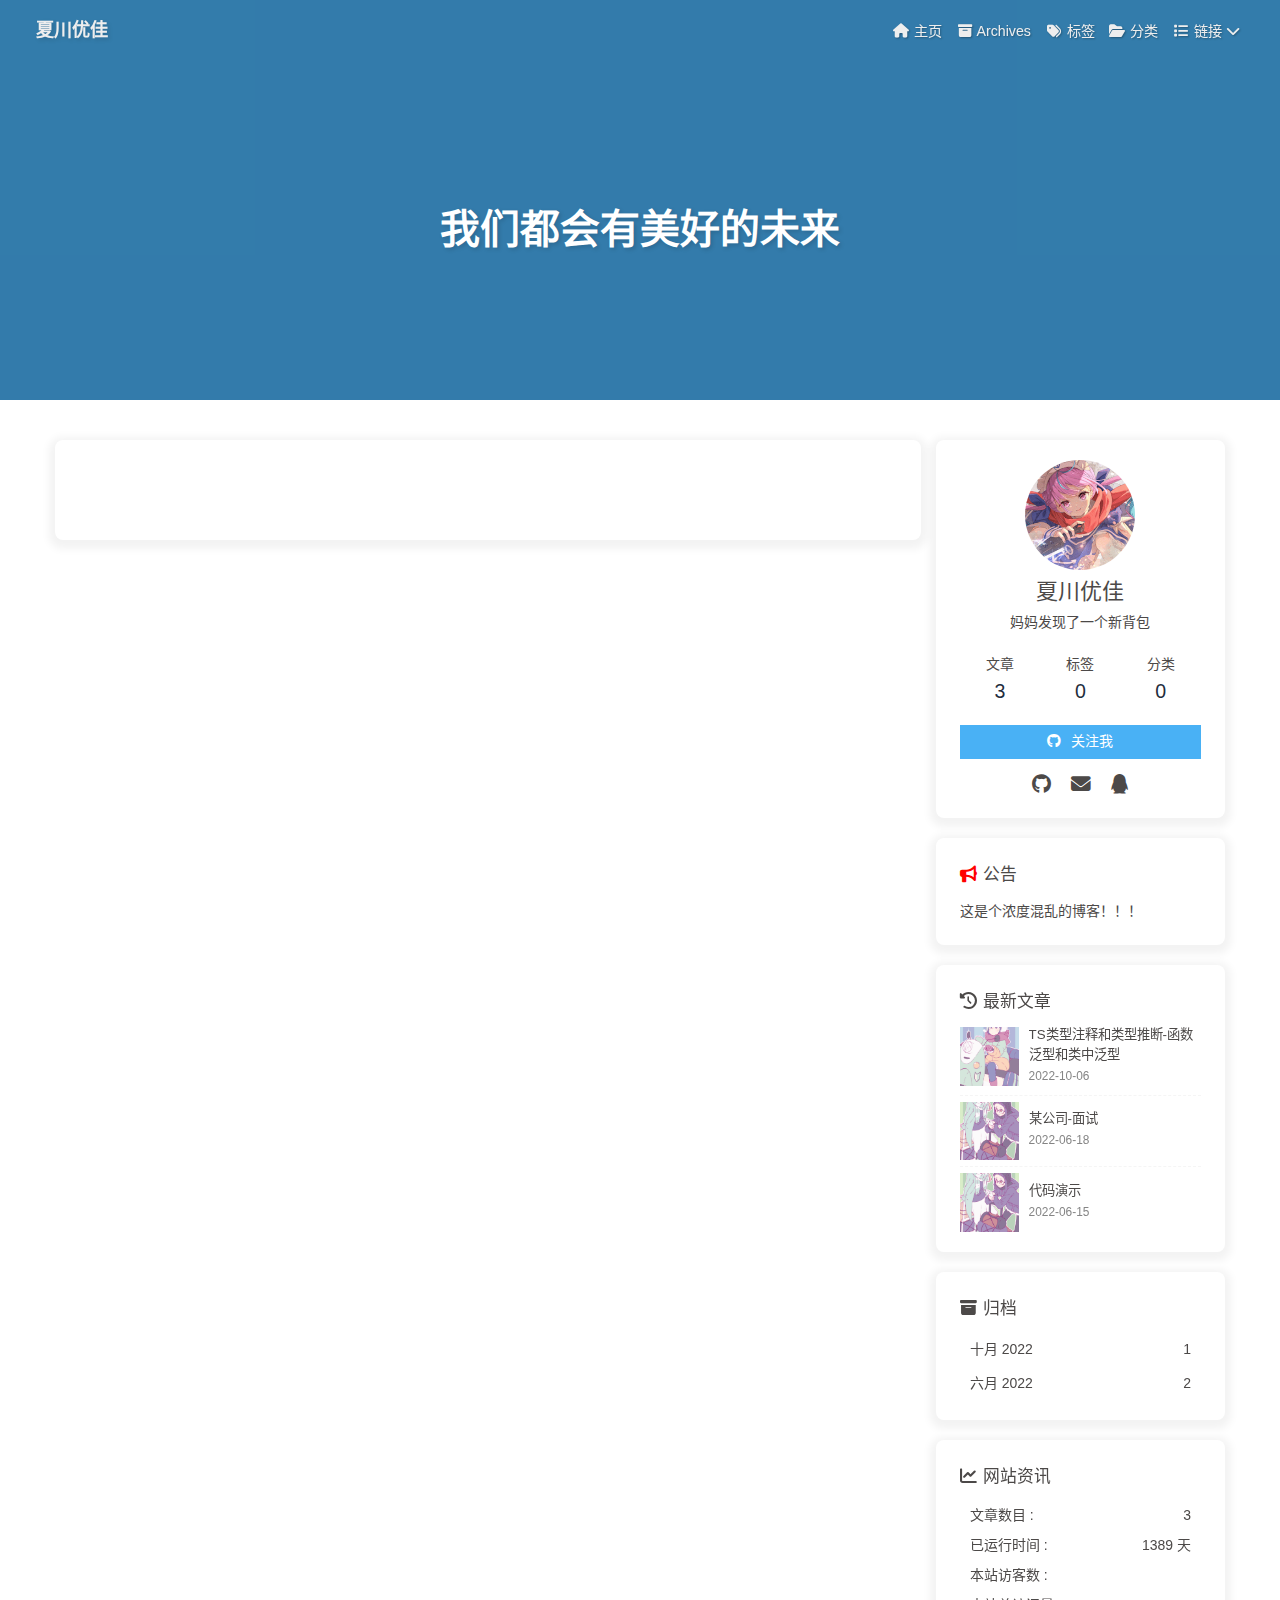
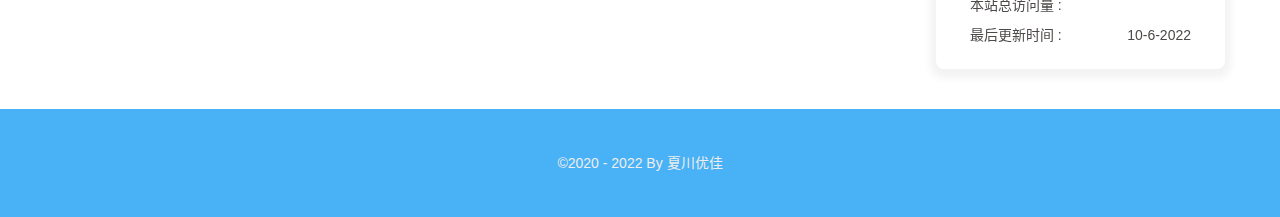
<file: categories/index.html>
<!DOCTYPE html><html lang="zh-CN" data-theme="light"><head><meta charset="UTF-8"><meta http-equiv="X-UA-Compatible" content="IE=edge"><meta name="viewport" content="width=device-width, initial-scale=1.0, maximum-scale=1.0, user-scalable=no"><title>我们都会有美好的未来 | 夏川优佳</title><meta name="keywords" content="博客，咕咕咕"><meta name="author" content="夏川优佳"><meta name="copyright" content="夏川优佳"><meta name="format-detection" content="telephone=no"><meta name="theme-color" content="#ffffff"><meta name="description" content="妈妈发现了一个新背包">
<meta property="og:type" content="website">
<meta property="og:title" content="我们都会有美好的未来">
<meta property="og:url" content="https://xiachuanyoujia.github.io/categories/index.html">
<meta property="og:site_name" content="夏川优佳">
<meta property="og:description" content="妈妈发现了一个新背包">
<meta property="og:locale" content="zh_CN">
<meta property="og:image" content="https://xiachuanyoujia.github.io/img/default.png">
<meta property="article:published_time" content="2022-06-15T02:59:16.000Z">
<meta property="article:modified_time" content="2022-06-15T08:07:26.002Z">
<meta property="article:author" content="夏川优佳">
<meta property="article:tag" content="博客，咕咕咕">
<meta name="twitter:card" content="summary">
<meta name="twitter:image" content="https://xiachuanyoujia.github.io/img/default.png"><link rel="shortcut icon" href="/img/favicon.png"><link rel="canonical" href="https://xiachuanyoujia.github.io/categories/"><link rel="preconnect" href="//cdn.jsdelivr.net"/><link rel="preconnect" href="//busuanzi.ibruce.info"/><link rel="stylesheet" href="/css/index.css"><link rel="stylesheet" href="https://cdn.jsdelivr.net/npm/@fortawesome/fontawesome-free@6/css/all.min.css" media="print" onload="this.media='all'"><link rel="stylesheet" href="https://cdn.jsdelivr.net/npm/@fancyapps/ui/dist/fancybox.css" media="print" onload="this.media='all'"><script>const GLOBAL_CONFIG = { 
  root: '/',
  algolia: undefined,
  localSearch: undefined,
  translate: undefined,
  noticeOutdate: {"limitDay":30,"position":"top","messagePrev":"该文章创建于","messageNext":"天前，请以最新文章为准."},
  highlight: {"plugin":"highlighjs","highlightCopy":true,"highlightLang":true,"highlightHeightLimit":200},
  copy: {
    success: '复制成功',
    error: '复制错误',
    noSupport: '浏览器不支持'
  },
  relativeDate: {
    homepage: false,
    post: false
  },
  runtime: '天',
  date_suffix: {
    just: '刚刚',
    min: '分钟前',
    hour: '小时前',
    day: '天前',
    month: '个月前'
  },
  copyright: undefined,
  lightbox: 'fancybox',
  Snackbar: undefined,
  source: {
    justifiedGallery: {
      js: 'https://cdn.jsdelivr.net/npm/flickr-justified-gallery@2/dist/fjGallery.min.js',
      css: 'https://cdn.jsdelivr.net/npm/flickr-justified-gallery@2/dist/fjGallery.min.css'
    }
  },
  isPhotoFigcaption: false,
  islazyload: false,
  isAnchor: false
}</script><script id="config-diff">var GLOBAL_CONFIG_SITE = {
  title: '我们都会有美好的未来',
  isPost: false,
  isHome: false,
  isHighlightShrink: false,
  isToc: false,
  postUpdate: '2022-06-15 16:07:26'
}</script><noscript><style type="text/css">
  #nav {
    opacity: 1
  }
  .justified-gallery img {
    opacity: 1
  }

  #recent-posts time,
  #post-meta time {
    display: inline !important
  }
</style></noscript><script>(win=>{
    win.saveToLocal = {
      set: function setWithExpiry(key, value, ttl) {
        if (ttl === 0) return
        const now = new Date()
        const expiryDay = ttl * 86400000
        const item = {
          value: value,
          expiry: now.getTime() + expiryDay,
        }
        localStorage.setItem(key, JSON.stringify(item))
      },

      get: function getWithExpiry(key) {
        const itemStr = localStorage.getItem(key)

        if (!itemStr) {
          return undefined
        }
        const item = JSON.parse(itemStr)
        const now = new Date()

        if (now.getTime() > item.expiry) {
          localStorage.removeItem(key)
          return undefined
        }
        return item.value
      }
    }
  
    win.getScript = url => new Promise((resolve, reject) => {
      const script = document.createElement('script')
      script.src = url
      script.async = true
      script.onerror = reject
      script.onload = script.onreadystatechange = function() {
        const loadState = this.readyState
        if (loadState && loadState !== 'loaded' && loadState !== 'complete') return
        script.onload = script.onreadystatechange = null
        resolve()
      }
      document.head.appendChild(script)
    })
  
      win.activateDarkMode = function () {
        document.documentElement.setAttribute('data-theme', 'dark')
        if (document.querySelector('meta[name="theme-color"]') !== null) {
          document.querySelector('meta[name="theme-color"]').setAttribute('content', '#0d0d0d')
        }
      }
      win.activateLightMode = function () {
        document.documentElement.setAttribute('data-theme', 'light')
        if (document.querySelector('meta[name="theme-color"]') !== null) {
          document.querySelector('meta[name="theme-color"]').setAttribute('content', '#ffffff')
        }
      }
      const t = saveToLocal.get('theme')
    
          if (t === 'dark') activateDarkMode()
          else if (t === 'light') activateLightMode()
        
      const asideStatus = saveToLocal.get('aside-status')
      if (asideStatus !== undefined) {
        if (asideStatus === 'hide') {
          document.documentElement.classList.add('hide-aside')
        } else {
          document.documentElement.classList.remove('hide-aside')
        }
      }
    
    const detectApple = () => {
      if(/iPad|iPhone|iPod|Macintosh/.test(navigator.userAgent)){
        document.documentElement.classList.add('apple')
      }
    }
    detectApple()
    })(window)</script><meta name="generator" content="Hexo 6.2.0"></head><body><div id="sidebar"><div id="menu-mask"></div><div id="sidebar-menus"><div class="avatar-img is-center"><img src="/./img/preview.gif" onerror="onerror=null;src='/img/friend_404.gif'" alt="avatar"/></div><div class="sidebar-site-data site-data is-center"><a href="/archives/"><div class="headline">文章</div><div class="length-num">3</div></a><a href="/tags/"><div class="headline">标签</div><div class="length-num">0</div></a><a href="/categories/"><div class="headline">分类</div><div class="length-num">0</div></a></div><hr/><div class="menus_items"><div class="menus_item"><a class="site-page" href="/"><i class="fa-fw fas fa-home"></i><span> 主页</span></a></div><div class="menus_item"><a class="site-page" href="/archives/"><i class="fa-fw fas fa-archive"></i><span> Archives</span></a></div><div class="menus_item"><a class="site-page" href="/tags/"><i class="fa-fw fas fa-tags"></i><span> 标签</span></a></div><div class="menus_item"><a class="site-page" href="/categories/"><i class="fa-fw fas fa-folder-open"></i><span> 分类</span></a></div><div class="menus_item"><a class="site-page group" href="javascript:void(0);"><i class="fa-fw fas fa-list"></i><span> 链接</span><i class="fas fa-chevron-down"></i></a><ul class="menus_item_child"><li><a class="site-page child" href="/link/"><i class="fa-fw fas fa-link"></i><span> 友情链接</span></a></li><li><a class="site-page child" href="/about/"><i class="fa-fw fas fa-heart"></i><span> 关于</span></a></li></ul></div></div></div></div><div class="page" id="body-wrap"><header class="not-home-page" id="page-header" style="background-image: url('https://w.wallhaven.cc/full/x1/wallhaven-x1xrqz.png')"><nav id="nav"><span id="blog_name"><a id="site-name" href="/">夏川优佳</a></span><div id="menus"><div class="menus_items"><div class="menus_item"><a class="site-page" href="/"><i class="fa-fw fas fa-home"></i><span> 主页</span></a></div><div class="menus_item"><a class="site-page" href="/archives/"><i class="fa-fw fas fa-archive"></i><span> Archives</span></a></div><div class="menus_item"><a class="site-page" href="/tags/"><i class="fa-fw fas fa-tags"></i><span> 标签</span></a></div><div class="menus_item"><a class="site-page" href="/categories/"><i class="fa-fw fas fa-folder-open"></i><span> 分类</span></a></div><div class="menus_item"><a class="site-page group" href="javascript:void(0);"><i class="fa-fw fas fa-list"></i><span> 链接</span><i class="fas fa-chevron-down"></i></a><ul class="menus_item_child"><li><a class="site-page child" href="/link/"><i class="fa-fw fas fa-link"></i><span> 友情链接</span></a></li><li><a class="site-page child" href="/about/"><i class="fa-fw fas fa-heart"></i><span> 关于</span></a></li></ul></div></div><div id="toggle-menu"><a class="site-page"><i class="fas fa-bars fa-fw"></i></a></div></div></nav><div id="page-site-info"><h1 id="site-title">我们都会有美好的未来</h1></div></header><main class="layout" id="content-inner"><div id="page"><div class="category-lists"></div></div><div class="aside-content" id="aside-content"><div class="card-widget card-info"><div class="is-center"><div class="avatar-img"><img src="/./img/preview.gif" onerror="this.onerror=null;this.src='/img/friend_404.gif'" alt="avatar"/></div><div class="author-info__name">夏川优佳</div><div class="author-info__description">妈妈发现了一个新背包</div></div><div class="card-info-data site-data is-center"><a href="/archives/"><div class="headline">文章</div><div class="length-num">3</div></a><a href="/tags/"><div class="headline">标签</div><div class="length-num">0</div></a><a href="/categories/"><div class="headline">分类</div><div class="length-num">0</div></a></div><a id="card-info-btn" target="_blank" rel="noopener" href="https://github.com/xiachuanyoujia"><i class="fab fa-github"></i><span>关注我</span></a><div class="card-info-social-icons is-center"><a class="social-icon" href="https://github.com/xiachuanyoujia" target="_blank" title="Github"><i class="fab fa-github"></i></a><a class="social-icon" href="mailto:xxxxxx@gmail.com" target="_blank" title="Email"><i class="fas fa-envelope"></i></a><a class="social-icon" href="/1243357202" target="_blank" title="QQ"><i class="fa-brands fa-qq"></i></a></div></div><div class="card-widget card-announcement"><div class="item-headline"><i class="fas fa-bullhorn fa-shake"></i><span>公告</span></div><div class="announcement_content">这是个浓度混乱的博客！！！</div></div><div class="sticky_layout"><div class="card-widget card-recent-post"><div class="item-headline"><i class="fas fa-history"></i><span>最新文章</span></div><div class="aside-list"><div class="aside-list-item"><a class="thumbnail" href="/2022/10/06/TypeScript%E5%AD%A6%E4%B9%A0%E8%AE%B0%E5%BD%95/%E5%B7%A5%E4%BD%9C%E4%BD%BF%E7%94%A8%E9%97%AE%E9%A2%98%EF%BC%88%E6%BD%9C%E8%A7%84%E5%88%99%EF%BC%89/" title="TS类型注释和类型推断-函数泛型和类中泛型"><img src="/./img/default.png" onerror="this.onerror=null;this.src='/img/404.jpg'" alt="TS类型注释和类型推断-函数泛型和类中泛型"/></a><div class="content"><a class="title" href="/2022/10/06/TypeScript%E5%AD%A6%E4%B9%A0%E8%AE%B0%E5%BD%95/%E5%B7%A5%E4%BD%9C%E4%BD%BF%E7%94%A8%E9%97%AE%E9%A2%98%EF%BC%88%E6%BD%9C%E8%A7%84%E5%88%99%EF%BC%89/" title="TS类型注释和类型推断-函数泛型和类中泛型">TS类型注释和类型推断-函数泛型和类中泛型</a><time datetime="2022-10-05T16:07:34.326Z" title="发表于 2022-10-06 00:07:34">2022-10-06</time></div></div><div class="aside-list-item"><a class="thumbnail" href="/2022/06/18/%E4%B8%89%E5%86%9C%E6%8C%AF%E5%85%B4%E9%9D%A2%E8%AF%95/%E9%9D%A2%E8%AF%95/" title="某公司-面试"><img src="/./img/default2.png" onerror="this.onerror=null;this.src='/img/404.jpg'" alt="某公司-面试"/></a><div class="content"><a class="title" href="/2022/06/18/%E4%B8%89%E5%86%9C%E6%8C%AF%E5%85%B4%E9%9D%A2%E8%AF%95/%E9%9D%A2%E8%AF%95/" title="某公司-面试">某公司-面试</a><time datetime="2022-06-18T15:32:37.131Z" title="发表于 2022-06-18 23:32:37">2022-06-18</time></div></div><div class="aside-list-item"><a class="thumbnail" href="/2022/06/15/%E4%BB%A3%E7%A0%81%E5%9D%97%E6%BC%94%E7%A4%BA/%E6%BC%94%E7%A4%BA/" title="代码演示"><img src="/./img/default2.png" onerror="this.onerror=null;this.src='/img/404.jpg'" alt="代码演示"/></a><div class="content"><a class="title" href="/2022/06/15/%E4%BB%A3%E7%A0%81%E5%9D%97%E6%BC%94%E7%A4%BA/%E6%BC%94%E7%A4%BA/" title="代码演示">代码演示</a><time datetime="2022-06-15T03:26:00.630Z" title="发表于 2022-06-15 11:26:00">2022-06-15</time></div></div></div></div><div class="card-widget card-archives"><div class="item-headline"><i class="fas fa-archive"></i><span>归档</span></div><ul class="card-archive-list"><li class="card-archive-list-item"><a class="card-archive-list-link" href="/archives/2022/10/"><span class="card-archive-list-date">十月 2022</span><span class="card-archive-list-count">1</span></a></li><li class="card-archive-list-item"><a class="card-archive-list-link" href="/archives/2022/06/"><span class="card-archive-list-date">六月 2022</span><span class="card-archive-list-count">2</span></a></li></ul></div><div class="card-widget card-webinfo"><div class="item-headline"><i class="fas fa-chart-line"></i><span>网站资讯</span></div><div class="webinfo"><div class="webinfo-item"><div class="item-name">文章数目 :</div><div class="item-count">3</div></div><div class="webinfo-item"><div class="item-name">已运行时间 :</div><div class="item-count" id="runtimeshow" data-publishDate="2022-10-06T01:50:14.724Z"></div></div><div class="webinfo-item"><div class="item-name">本站访客数 :</div><div class="item-count" id="busuanzi_value_site_uv"></div></div><div class="webinfo-item"><div class="item-name">本站总访问量 :</div><div class="item-count" id="busuanzi_value_site_pv"></div></div><div class="webinfo-item"><div class="item-name">最后更新时间 :</div><div class="item-count" id="last-push-date" data-lastPushDate="2022-10-06T01:50:14.724Z"></div></div></div></div></div></div></main><footer id="footer"><div id="footer-wrap"><div class="copyright">&copy;2020 - 2022 By 夏川优佳</div></div></footer></div><div id="rightside"><div id="rightside-config-hide"><button id="darkmode" type="button" title="浅色和深色模式转换"><i class="fas fa-adjust"></i></button><button id="hide-aside-btn" type="button" title="单栏和双栏切换"><i class="fas fa-arrows-alt-h"></i></button></div><div id="rightside-config-show"><button id="rightside_config" type="button" title="设置"><i class="fas fa-cog fa-spin"></i></button><button id="go-up" type="button" title="回到顶部"><i class="fas fa-arrow-up"></i></button></div></div><div><script src="/js/utils.js"></script><script src="/js/main.js"></script><script src="https://cdn.jsdelivr.net/npm/@fancyapps/ui/dist/fancybox.umd.js"></script><div class="js-pjax"></div><script async data-pjax src="//busuanzi.ibruce.info/busuanzi/2.3/busuanzi.pure.mini.js"></script></div></body></html>
</file>
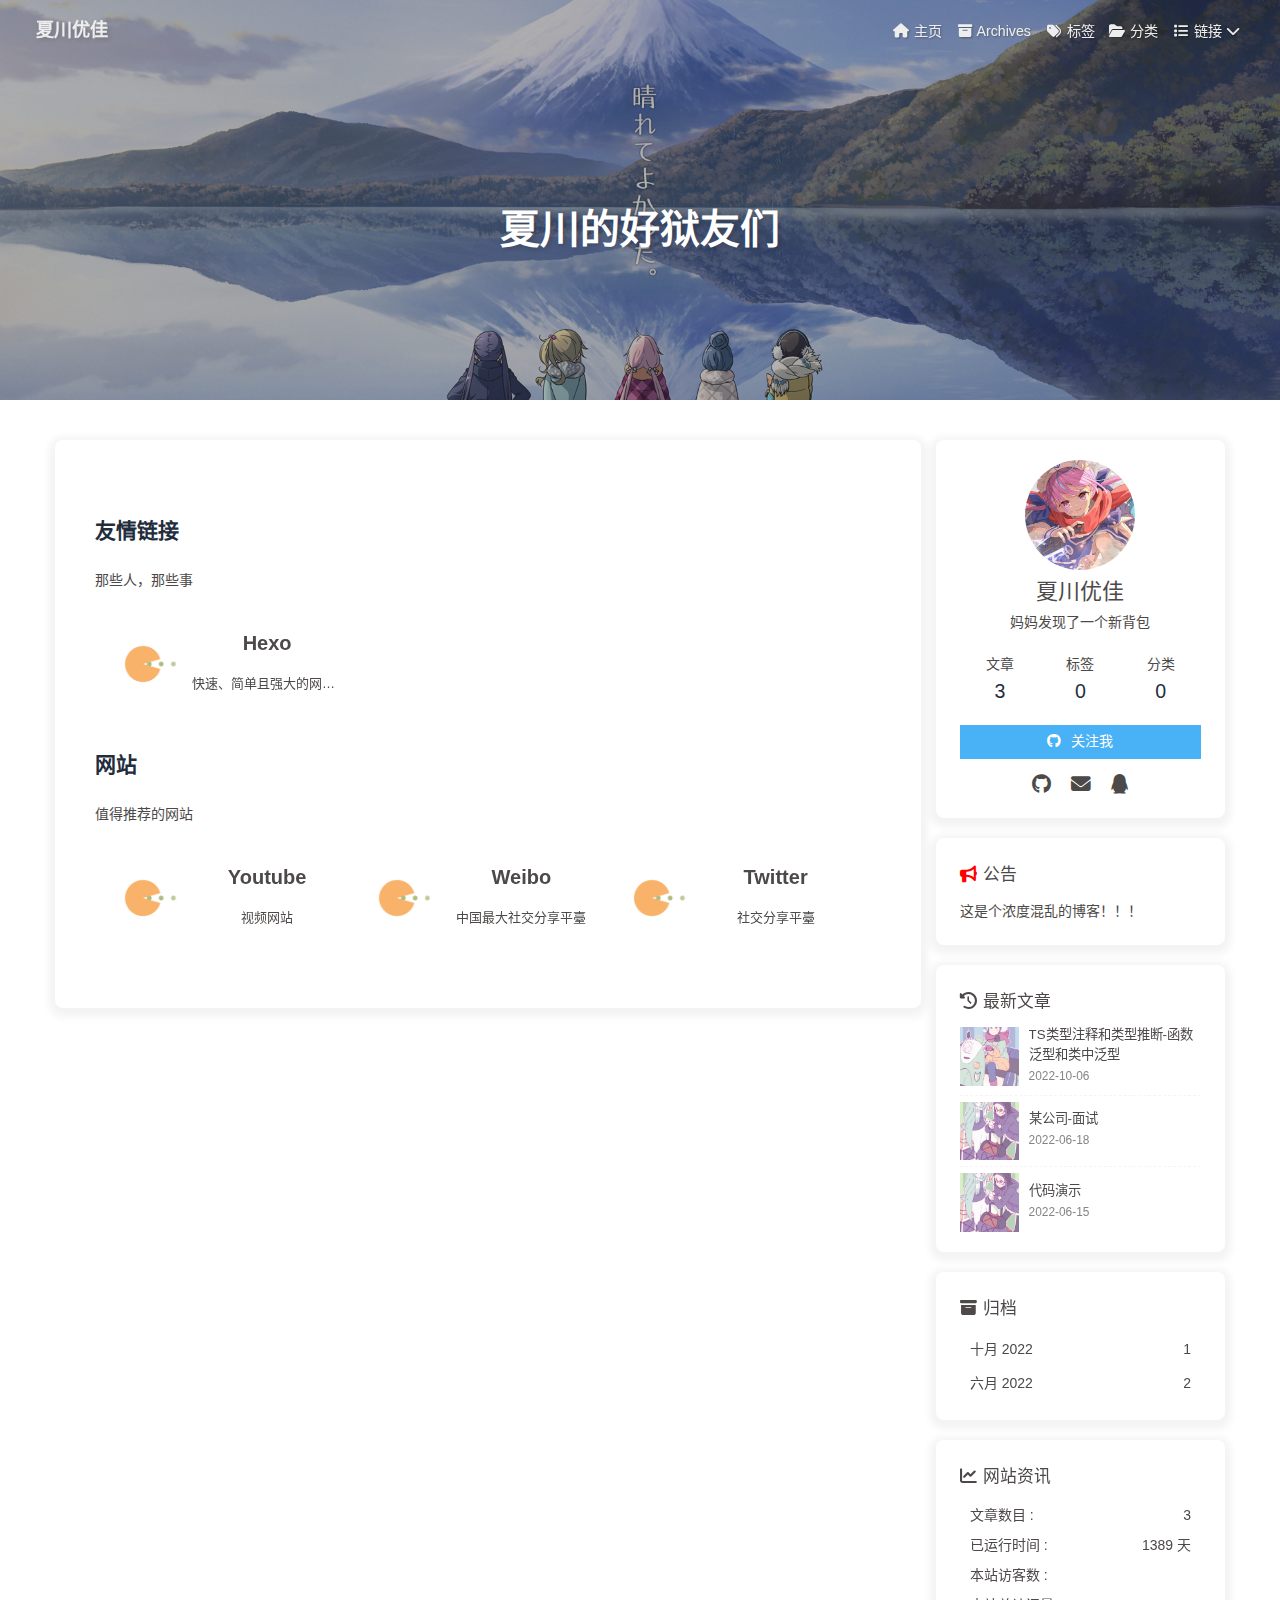
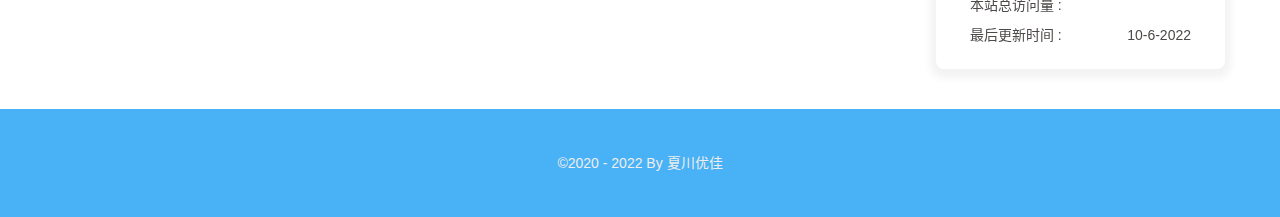
<file: link/index.html>
<!DOCTYPE html><html lang="zh-CN" data-theme="light"><head><meta charset="UTF-8"><meta http-equiv="X-UA-Compatible" content="IE=edge"><meta name="viewport" content="width=device-width, initial-scale=1.0, maximum-scale=1.0, user-scalable=no"><title>夏川的好狱友们 | 夏川优佳</title><meta name="keywords" content="博客，咕咕咕"><meta name="author" content="夏川优佳"><meta name="copyright" content="夏川优佳"><meta name="format-detection" content="telephone=no"><meta name="theme-color" content="#ffffff"><meta name="description" content="妈妈发现了一个新背包">
<meta property="og:type" content="website">
<meta property="og:title" content="夏川的好狱友们">
<meta property="og:url" content="https://xiachuanyoujia.github.io/link/index.html">
<meta property="og:site_name" content="夏川优佳">
<meta property="og:description" content="妈妈发现了一个新背包">
<meta property="og:locale" content="zh_CN">
<meta property="og:image" content="https://xiachuanyoujia.github.io/img/default.png">
<meta property="article:published_time" content="2022-06-15T03:01:17.000Z">
<meta property="article:modified_time" content="2022-06-15T03:02:09.537Z">
<meta property="article:author" content="夏川优佳">
<meta property="article:tag" content="博客，咕咕咕">
<meta name="twitter:card" content="summary">
<meta name="twitter:image" content="https://xiachuanyoujia.github.io/img/default.png"><link rel="shortcut icon" href="/img/favicon.png"><link rel="canonical" href="https://xiachuanyoujia.github.io/link/"><link rel="preconnect" href="//cdn.jsdelivr.net"/><link rel="preconnect" href="//busuanzi.ibruce.info"/><link rel="stylesheet" href="/css/index.css"><link rel="stylesheet" href="https://cdn.jsdelivr.net/npm/@fortawesome/fontawesome-free@6/css/all.min.css" media="print" onload="this.media='all'"><link rel="stylesheet" href="https://cdn.jsdelivr.net/npm/@fancyapps/ui/dist/fancybox.css" media="print" onload="this.media='all'"><script>const GLOBAL_CONFIG = { 
  root: '/',
  algolia: undefined,
  localSearch: undefined,
  translate: undefined,
  noticeOutdate: {"limitDay":30,"position":"top","messagePrev":"该文章创建于","messageNext":"天前，请以最新文章为准."},
  highlight: {"plugin":"highlighjs","highlightCopy":true,"highlightLang":true,"highlightHeightLimit":200},
  copy: {
    success: '复制成功',
    error: '复制错误',
    noSupport: '浏览器不支持'
  },
  relativeDate: {
    homepage: false,
    post: false
  },
  runtime: '天',
  date_suffix: {
    just: '刚刚',
    min: '分钟前',
    hour: '小时前',
    day: '天前',
    month: '个月前'
  },
  copyright: undefined,
  lightbox: 'fancybox',
  Snackbar: undefined,
  source: {
    justifiedGallery: {
      js: 'https://cdn.jsdelivr.net/npm/flickr-justified-gallery@2/dist/fjGallery.min.js',
      css: 'https://cdn.jsdelivr.net/npm/flickr-justified-gallery@2/dist/fjGallery.min.css'
    }
  },
  isPhotoFigcaption: false,
  islazyload: false,
  isAnchor: false
}</script><script id="config-diff">var GLOBAL_CONFIG_SITE = {
  title: '夏川的好狱友们',
  isPost: false,
  isHome: false,
  isHighlightShrink: false,
  isToc: false,
  postUpdate: '2022-06-15 11:02:09'
}</script><noscript><style type="text/css">
  #nav {
    opacity: 1
  }
  .justified-gallery img {
    opacity: 1
  }

  #recent-posts time,
  #post-meta time {
    display: inline !important
  }
</style></noscript><script>(win=>{
    win.saveToLocal = {
      set: function setWithExpiry(key, value, ttl) {
        if (ttl === 0) return
        const now = new Date()
        const expiryDay = ttl * 86400000
        const item = {
          value: value,
          expiry: now.getTime() + expiryDay,
        }
        localStorage.setItem(key, JSON.stringify(item))
      },

      get: function getWithExpiry(key) {
        const itemStr = localStorage.getItem(key)

        if (!itemStr) {
          return undefined
        }
        const item = JSON.parse(itemStr)
        const now = new Date()

        if (now.getTime() > item.expiry) {
          localStorage.removeItem(key)
          return undefined
        }
        return item.value
      }
    }
  
    win.getScript = url => new Promise((resolve, reject) => {
      const script = document.createElement('script')
      script.src = url
      script.async = true
      script.onerror = reject
      script.onload = script.onreadystatechange = function() {
        const loadState = this.readyState
        if (loadState && loadState !== 'loaded' && loadState !== 'complete') return
        script.onload = script.onreadystatechange = null
        resolve()
      }
      document.head.appendChild(script)
    })
  
      win.activateDarkMode = function () {
        document.documentElement.setAttribute('data-theme', 'dark')
        if (document.querySelector('meta[name="theme-color"]') !== null) {
          document.querySelector('meta[name="theme-color"]').setAttribute('content', '#0d0d0d')
        }
      }
      win.activateLightMode = function () {
        document.documentElement.setAttribute('data-theme', 'light')
        if (document.querySelector('meta[name="theme-color"]') !== null) {
          document.querySelector('meta[name="theme-color"]').setAttribute('content', '#ffffff')
        }
      }
      const t = saveToLocal.get('theme')
    
          if (t === 'dark') activateDarkMode()
          else if (t === 'light') activateLightMode()
        
      const asideStatus = saveToLocal.get('aside-status')
      if (asideStatus !== undefined) {
        if (asideStatus === 'hide') {
          document.documentElement.classList.add('hide-aside')
        } else {
          document.documentElement.classList.remove('hide-aside')
        }
      }
    
    const detectApple = () => {
      if(/iPad|iPhone|iPod|Macintosh/.test(navigator.userAgent)){
        document.documentElement.classList.add('apple')
      }
    }
    detectApple()
    })(window)</script><meta name="generator" content="Hexo 6.2.0"></head><body><div id="sidebar"><div id="menu-mask"></div><div id="sidebar-menus"><div class="avatar-img is-center"><img src="/./img/preview.gif" onerror="onerror=null;src='/img/friend_404.gif'" alt="avatar"/></div><div class="sidebar-site-data site-data is-center"><a href="/archives/"><div class="headline">文章</div><div class="length-num">3</div></a><a href="/tags/"><div class="headline">标签</div><div class="length-num">0</div></a><a href="/categories/"><div class="headline">分类</div><div class="length-num">0</div></a></div><hr/><div class="menus_items"><div class="menus_item"><a class="site-page" href="/"><i class="fa-fw fas fa-home"></i><span> 主页</span></a></div><div class="menus_item"><a class="site-page" href="/archives/"><i class="fa-fw fas fa-archive"></i><span> Archives</span></a></div><div class="menus_item"><a class="site-page" href="/tags/"><i class="fa-fw fas fa-tags"></i><span> 标签</span></a></div><div class="menus_item"><a class="site-page" href="/categories/"><i class="fa-fw fas fa-folder-open"></i><span> 分类</span></a></div><div class="menus_item"><a class="site-page group" href="javascript:void(0);"><i class="fa-fw fas fa-list"></i><span> 链接</span><i class="fas fa-chevron-down"></i></a><ul class="menus_item_child"><li><a class="site-page child" href="/link/"><i class="fa-fw fas fa-link"></i><span> 友情链接</span></a></li><li><a class="site-page child" href="/about/"><i class="fa-fw fas fa-heart"></i><span> 关于</span></a></li></ul></div></div></div></div><div class="page" id="body-wrap"><header class="not-home-page" id="page-header" style="background-image: url('/./img/top.png')"><nav id="nav"><span id="blog_name"><a id="site-name" href="/">夏川优佳</a></span><div id="menus"><div class="menus_items"><div class="menus_item"><a class="site-page" href="/"><i class="fa-fw fas fa-home"></i><span> 主页</span></a></div><div class="menus_item"><a class="site-page" href="/archives/"><i class="fa-fw fas fa-archive"></i><span> Archives</span></a></div><div class="menus_item"><a class="site-page" href="/tags/"><i class="fa-fw fas fa-tags"></i><span> 标签</span></a></div><div class="menus_item"><a class="site-page" href="/categories/"><i class="fa-fw fas fa-folder-open"></i><span> 分类</span></a></div><div class="menus_item"><a class="site-page group" href="javascript:void(0);"><i class="fa-fw fas fa-list"></i><span> 链接</span><i class="fas fa-chevron-down"></i></a><ul class="menus_item_child"><li><a class="site-page child" href="/link/"><i class="fa-fw fas fa-link"></i><span> 友情链接</span></a></li><li><a class="site-page child" href="/about/"><i class="fa-fw fas fa-heart"></i><span> 关于</span></a></li></ul></div></div><div id="toggle-menu"><a class="site-page"><i class="fas fa-bars fa-fw"></i></a></div></div></nav><div id="page-site-info"><h1 id="site-title">夏川的好狱友们</h1></div></header><main class="layout" id="content-inner"><div id="page"><div id="article-container"><div class="flink"><h2 id="友情链接"><a href="#友情链接" class="headerlink" title="友情链接"></a>友情链接</h2><div class="flink-desc">那些人，那些事</div> <div class="flink-list">
  <div class="flink-list-item">
    <a href="https://hexo.io/zh-tw/" title="Hexo" target="_blank">
      <div class="flink-item-icon">
        <img class="no-lightbox" src="https://d33wubrfki0l68.cloudfront.net/6657ba50e702d84afb32fe846bed54fba1a77add/827ae/logo.svg" onerror='this.onerror=null;this.src="/img/friend_404.gif"' alt="Hexo" />
      </div>
      <div class="flink-item-name">Hexo</div> 
      <div class="flink-item-desc" title="快速、简单且强大的网誌框架">快速、简单且强大的网誌框架</div>
    </a>
  </div></div><h2 id="网站"><a href="#网站" class="headerlink" title="网站"></a>网站</h2><div class="flink-desc">值得推荐的网站</div> <div class="flink-list">
  <div class="flink-list-item">
    <a href="https://www.youtube.com/" title="Youtube" target="_blank">
      <div class="flink-item-icon">
        <img class="no-lightbox" src="https://i.loli.net/2020/05/14/9ZkGg8v3azHJfM1.png" onerror='this.onerror=null;this.src="/img/friend_404.gif"' alt="Youtube" />
      </div>
      <div class="flink-item-name">Youtube</div> 
      <div class="flink-item-desc" title="视频网站">视频网站</div>
    </a>
  </div>
  <div class="flink-list-item">
    <a href="https://www.weibo.com/" title="Weibo" target="_blank">
      <div class="flink-item-icon">
        <img class="no-lightbox" src="https://i.loli.net/2020/05/14/TLJBum386vcnI1P.png" onerror='this.onerror=null;this.src="/img/friend_404.gif"' alt="Weibo" />
      </div>
      <div class="flink-item-name">Weibo</div> 
      <div class="flink-item-desc" title="中国最大社交分享平臺">中国最大社交分享平臺</div>
    </a>
  </div>
  <div class="flink-list-item">
    <a href="https://twitter.com/" title="Twitter" target="_blank">
      <div class="flink-item-icon">
        <img class="no-lightbox" src="https://i.loli.net/2020/05/14/5VyHPQqR6LWF39a.png" onerror='this.onerror=null;this.src="/img/friend_404.gif"' alt="Twitter" />
      </div>
      <div class="flink-item-name">Twitter</div> 
      <div class="flink-item-desc" title="社交分享平臺">社交分享平臺</div>
    </a>
  </div></div></div></div></div><div class="aside-content" id="aside-content"><div class="card-widget card-info"><div class="is-center"><div class="avatar-img"><img src="/./img/preview.gif" onerror="this.onerror=null;this.src='/img/friend_404.gif'" alt="avatar"/></div><div class="author-info__name">夏川优佳</div><div class="author-info__description">妈妈发现了一个新背包</div></div><div class="card-info-data site-data is-center"><a href="/archives/"><div class="headline">文章</div><div class="length-num">3</div></a><a href="/tags/"><div class="headline">标签</div><div class="length-num">0</div></a><a href="/categories/"><div class="headline">分类</div><div class="length-num">0</div></a></div><a id="card-info-btn" target="_blank" rel="noopener" href="https://github.com/xiachuanyoujia"><i class="fab fa-github"></i><span>关注我</span></a><div class="card-info-social-icons is-center"><a class="social-icon" href="https://github.com/xiachuanyoujia" target="_blank" title="Github"><i class="fab fa-github"></i></a><a class="social-icon" href="mailto:xxxxxx@gmail.com" target="_blank" title="Email"><i class="fas fa-envelope"></i></a><a class="social-icon" href="/1243357202" target="_blank" title="QQ"><i class="fa-brands fa-qq"></i></a></div></div><div class="card-widget card-announcement"><div class="item-headline"><i class="fas fa-bullhorn fa-shake"></i><span>公告</span></div><div class="announcement_content">这是个浓度混乱的博客！！！</div></div><div class="sticky_layout"><div class="card-widget card-recent-post"><div class="item-headline"><i class="fas fa-history"></i><span>最新文章</span></div><div class="aside-list"><div class="aside-list-item"><a class="thumbnail" href="/2022/10/06/TypeScript%E5%AD%A6%E4%B9%A0%E8%AE%B0%E5%BD%95/%E5%B7%A5%E4%BD%9C%E4%BD%BF%E7%94%A8%E9%97%AE%E9%A2%98%EF%BC%88%E6%BD%9C%E8%A7%84%E5%88%99%EF%BC%89/" title="TS类型注释和类型推断-函数泛型和类中泛型"><img src="/./img/default.png" onerror="this.onerror=null;this.src='/img/404.jpg'" alt="TS类型注释和类型推断-函数泛型和类中泛型"/></a><div class="content"><a class="title" href="/2022/10/06/TypeScript%E5%AD%A6%E4%B9%A0%E8%AE%B0%E5%BD%95/%E5%B7%A5%E4%BD%9C%E4%BD%BF%E7%94%A8%E9%97%AE%E9%A2%98%EF%BC%88%E6%BD%9C%E8%A7%84%E5%88%99%EF%BC%89/" title="TS类型注释和类型推断-函数泛型和类中泛型">TS类型注释和类型推断-函数泛型和类中泛型</a><time datetime="2022-10-05T16:07:34.326Z" title="发表于 2022-10-06 00:07:34">2022-10-06</time></div></div><div class="aside-list-item"><a class="thumbnail" href="/2022/06/18/%E4%B8%89%E5%86%9C%E6%8C%AF%E5%85%B4%E9%9D%A2%E8%AF%95/%E9%9D%A2%E8%AF%95/" title="某公司-面试"><img src="/./img/default2.png" onerror="this.onerror=null;this.src='/img/404.jpg'" alt="某公司-面试"/></a><div class="content"><a class="title" href="/2022/06/18/%E4%B8%89%E5%86%9C%E6%8C%AF%E5%85%B4%E9%9D%A2%E8%AF%95/%E9%9D%A2%E8%AF%95/" title="某公司-面试">某公司-面试</a><time datetime="2022-06-18T15:32:37.131Z" title="发表于 2022-06-18 23:32:37">2022-06-18</time></div></div><div class="aside-list-item"><a class="thumbnail" href="/2022/06/15/%E4%BB%A3%E7%A0%81%E5%9D%97%E6%BC%94%E7%A4%BA/%E6%BC%94%E7%A4%BA/" title="代码演示"><img src="/./img/default2.png" onerror="this.onerror=null;this.src='/img/404.jpg'" alt="代码演示"/></a><div class="content"><a class="title" href="/2022/06/15/%E4%BB%A3%E7%A0%81%E5%9D%97%E6%BC%94%E7%A4%BA/%E6%BC%94%E7%A4%BA/" title="代码演示">代码演示</a><time datetime="2022-06-15T03:26:00.630Z" title="发表于 2022-06-15 11:26:00">2022-06-15</time></div></div></div></div><div class="card-widget card-archives"><div class="item-headline"><i class="fas fa-archive"></i><span>归档</span></div><ul class="card-archive-list"><li class="card-archive-list-item"><a class="card-archive-list-link" href="/archives/2022/10/"><span class="card-archive-list-date">十月 2022</span><span class="card-archive-list-count">1</span></a></li><li class="card-archive-list-item"><a class="card-archive-list-link" href="/archives/2022/06/"><span class="card-archive-list-date">六月 2022</span><span class="card-archive-list-count">2</span></a></li></ul></div><div class="card-widget card-webinfo"><div class="item-headline"><i class="fas fa-chart-line"></i><span>网站资讯</span></div><div class="webinfo"><div class="webinfo-item"><div class="item-name">文章数目 :</div><div class="item-count">3</div></div><div class="webinfo-item"><div class="item-name">已运行时间 :</div><div class="item-count" id="runtimeshow" data-publishDate="2022-10-06T01:50:14.724Z"></div></div><div class="webinfo-item"><div class="item-name">本站访客数 :</div><div class="item-count" id="busuanzi_value_site_uv"></div></div><div class="webinfo-item"><div class="item-name">本站总访问量 :</div><div class="item-count" id="busuanzi_value_site_pv"></div></div><div class="webinfo-item"><div class="item-name">最后更新时间 :</div><div class="item-count" id="last-push-date" data-lastPushDate="2022-10-06T01:50:14.724Z"></div></div></div></div></div></div></main><footer id="footer"><div id="footer-wrap"><div class="copyright">&copy;2020 - 2022 By 夏川优佳</div></div></footer></div><div id="rightside"><div id="rightside-config-hide"><button id="darkmode" type="button" title="浅色和深色模式转换"><i class="fas fa-adjust"></i></button><button id="hide-aside-btn" type="button" title="单栏和双栏切换"><i class="fas fa-arrows-alt-h"></i></button></div><div id="rightside-config-show"><button id="rightside_config" type="button" title="设置"><i class="fas fa-cog fa-spin"></i></button><button id="go-up" type="button" title="回到顶部"><i class="fas fa-arrow-up"></i></button></div></div><div><script src="/js/utils.js"></script><script src="/js/main.js"></script><script src="https://cdn.jsdelivr.net/npm/@fancyapps/ui/dist/fancybox.umd.js"></script><div class="js-pjax"></div><script async data-pjax src="//busuanzi.ibruce.info/busuanzi/2.3/busuanzi.pure.mini.js"></script></div></body></html>
</file>
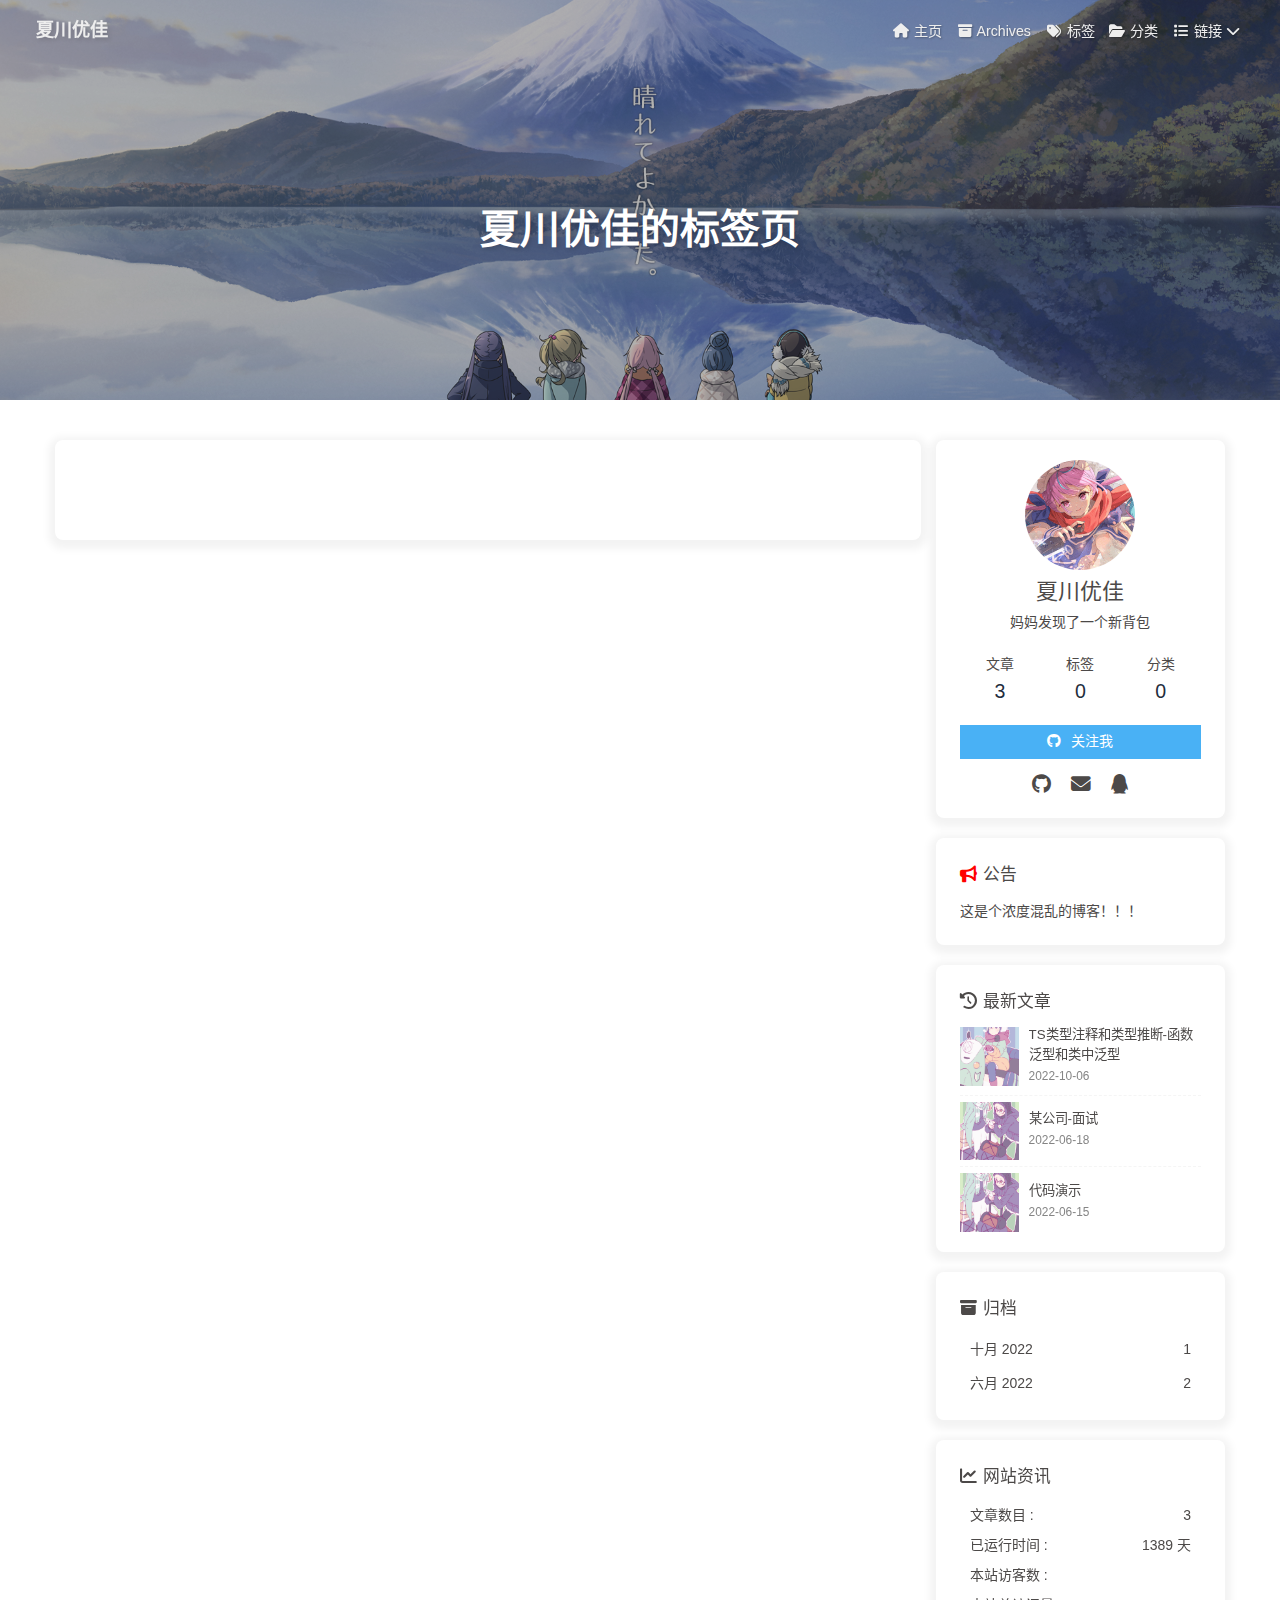
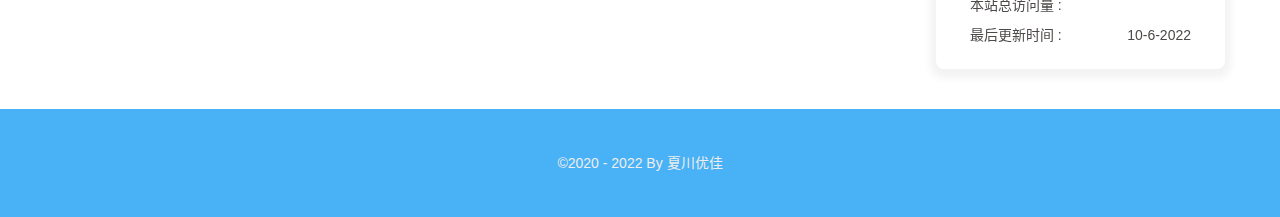
<file: tags/index.html>
<!DOCTYPE html><html lang="zh-CN" data-theme="light"><head><meta charset="UTF-8"><meta http-equiv="X-UA-Compatible" content="IE=edge"><meta name="viewport" content="width=device-width, initial-scale=1.0, maximum-scale=1.0, user-scalable=no"><title>夏川优佳的标签页 | 夏川优佳</title><meta name="keywords" content="博客，咕咕咕"><meta name="author" content="夏川优佳"><meta name="copyright" content="夏川优佳"><meta name="format-detection" content="telephone=no"><meta name="theme-color" content="#ffffff"><meta name="description" content="妈妈发现了一个新背包">
<meta property="og:type" content="website">
<meta property="og:title" content="夏川优佳的标签页">
<meta property="og:url" content="https://xiachuanyoujia.github.io/tags/index.html">
<meta property="og:site_name" content="夏川优佳">
<meta property="og:description" content="妈妈发现了一个新背包">
<meta property="og:locale" content="zh_CN">
<meta property="og:image" content="https://xiachuanyoujia.github.io/img/default.png">
<meta property="article:published_time" content="2022-06-15T02:25:29.000Z">
<meta property="article:modified_time" content="2022-06-15T08:09:21.907Z">
<meta property="article:author" content="夏川优佳">
<meta property="article:tag" content="博客，咕咕咕">
<meta name="twitter:card" content="summary">
<meta name="twitter:image" content="https://xiachuanyoujia.github.io/img/default.png"><link rel="shortcut icon" href="/img/favicon.png"><link rel="canonical" href="https://xiachuanyoujia.github.io/tags/"><link rel="preconnect" href="//cdn.jsdelivr.net"/><link rel="preconnect" href="//busuanzi.ibruce.info"/><link rel="stylesheet" href="/css/index.css"><link rel="stylesheet" href="https://cdn.jsdelivr.net/npm/@fortawesome/fontawesome-free@6/css/all.min.css" media="print" onload="this.media='all'"><link rel="stylesheet" href="https://cdn.jsdelivr.net/npm/@fancyapps/ui/dist/fancybox.css" media="print" onload="this.media='all'"><script>const GLOBAL_CONFIG = { 
  root: '/',
  algolia: undefined,
  localSearch: undefined,
  translate: undefined,
  noticeOutdate: {"limitDay":30,"position":"top","messagePrev":"该文章创建于","messageNext":"天前，请以最新文章为准."},
  highlight: {"plugin":"highlighjs","highlightCopy":true,"highlightLang":true,"highlightHeightLimit":200},
  copy: {
    success: '复制成功',
    error: '复制错误',
    noSupport: '浏览器不支持'
  },
  relativeDate: {
    homepage: false,
    post: false
  },
  runtime: '天',
  date_suffix: {
    just: '刚刚',
    min: '分钟前',
    hour: '小时前',
    day: '天前',
    month: '个月前'
  },
  copyright: undefined,
  lightbox: 'fancybox',
  Snackbar: undefined,
  source: {
    justifiedGallery: {
      js: 'https://cdn.jsdelivr.net/npm/flickr-justified-gallery@2/dist/fjGallery.min.js',
      css: 'https://cdn.jsdelivr.net/npm/flickr-justified-gallery@2/dist/fjGallery.min.css'
    }
  },
  isPhotoFigcaption: false,
  islazyload: false,
  isAnchor: false
}</script><script id="config-diff">var GLOBAL_CONFIG_SITE = {
  title: '夏川优佳的标签页',
  isPost: false,
  isHome: false,
  isHighlightShrink: false,
  isToc: false,
  postUpdate: '2022-06-15 16:09:21'
}</script><noscript><style type="text/css">
  #nav {
    opacity: 1
  }
  .justified-gallery img {
    opacity: 1
  }

  #recent-posts time,
  #post-meta time {
    display: inline !important
  }
</style></noscript><script>(win=>{
    win.saveToLocal = {
      set: function setWithExpiry(key, value, ttl) {
        if (ttl === 0) return
        const now = new Date()
        const expiryDay = ttl * 86400000
        const item = {
          value: value,
          expiry: now.getTime() + expiryDay,
        }
        localStorage.setItem(key, JSON.stringify(item))
      },

      get: function getWithExpiry(key) {
        const itemStr = localStorage.getItem(key)

        if (!itemStr) {
          return undefined
        }
        const item = JSON.parse(itemStr)
        const now = new Date()

        if (now.getTime() > item.expiry) {
          localStorage.removeItem(key)
          return undefined
        }
        return item.value
      }
    }
  
    win.getScript = url => new Promise((resolve, reject) => {
      const script = document.createElement('script')
      script.src = url
      script.async = true
      script.onerror = reject
      script.onload = script.onreadystatechange = function() {
        const loadState = this.readyState
        if (loadState && loadState !== 'loaded' && loadState !== 'complete') return
        script.onload = script.onreadystatechange = null
        resolve()
      }
      document.head.appendChild(script)
    })
  
      win.activateDarkMode = function () {
        document.documentElement.setAttribute('data-theme', 'dark')
        if (document.querySelector('meta[name="theme-color"]') !== null) {
          document.querySelector('meta[name="theme-color"]').setAttribute('content', '#0d0d0d')
        }
      }
      win.activateLightMode = function () {
        document.documentElement.setAttribute('data-theme', 'light')
        if (document.querySelector('meta[name="theme-color"]') !== null) {
          document.querySelector('meta[name="theme-color"]').setAttribute('content', '#ffffff')
        }
      }
      const t = saveToLocal.get('theme')
    
          if (t === 'dark') activateDarkMode()
          else if (t === 'light') activateLightMode()
        
      const asideStatus = saveToLocal.get('aside-status')
      if (asideStatus !== undefined) {
        if (asideStatus === 'hide') {
          document.documentElement.classList.add('hide-aside')
        } else {
          document.documentElement.classList.remove('hide-aside')
        }
      }
    
    const detectApple = () => {
      if(/iPad|iPhone|iPod|Macintosh/.test(navigator.userAgent)){
        document.documentElement.classList.add('apple')
      }
    }
    detectApple()
    })(window)</script><meta name="generator" content="Hexo 6.2.0"></head><body><div id="sidebar"><div id="menu-mask"></div><div id="sidebar-menus"><div class="avatar-img is-center"><img src="/./img/preview.gif" onerror="onerror=null;src='/img/friend_404.gif'" alt="avatar"/></div><div class="sidebar-site-data site-data is-center"><a href="/archives/"><div class="headline">文章</div><div class="length-num">3</div></a><a href="/tags/"><div class="headline">标签</div><div class="length-num">0</div></a><a href="/categories/"><div class="headline">分类</div><div class="length-num">0</div></a></div><hr/><div class="menus_items"><div class="menus_item"><a class="site-page" href="/"><i class="fa-fw fas fa-home"></i><span> 主页</span></a></div><div class="menus_item"><a class="site-page" href="/archives/"><i class="fa-fw fas fa-archive"></i><span> Archives</span></a></div><div class="menus_item"><a class="site-page" href="/tags/"><i class="fa-fw fas fa-tags"></i><span> 标签</span></a></div><div class="menus_item"><a class="site-page" href="/categories/"><i class="fa-fw fas fa-folder-open"></i><span> 分类</span></a></div><div class="menus_item"><a class="site-page group" href="javascript:void(0);"><i class="fa-fw fas fa-list"></i><span> 链接</span><i class="fas fa-chevron-down"></i></a><ul class="menus_item_child"><li><a class="site-page child" href="/link/"><i class="fa-fw fas fa-link"></i><span> 友情链接</span></a></li><li><a class="site-page child" href="/about/"><i class="fa-fw fas fa-heart"></i><span> 关于</span></a></li></ul></div></div></div></div><div class="page" id="body-wrap"><header class="not-home-page" id="page-header" style="background-image: url('/./img/top.png')"><nav id="nav"><span id="blog_name"><a id="site-name" href="/">夏川优佳</a></span><div id="menus"><div class="menus_items"><div class="menus_item"><a class="site-page" href="/"><i class="fa-fw fas fa-home"></i><span> 主页</span></a></div><div class="menus_item"><a class="site-page" href="/archives/"><i class="fa-fw fas fa-archive"></i><span> Archives</span></a></div><div class="menus_item"><a class="site-page" href="/tags/"><i class="fa-fw fas fa-tags"></i><span> 标签</span></a></div><div class="menus_item"><a class="site-page" href="/categories/"><i class="fa-fw fas fa-folder-open"></i><span> 分类</span></a></div><div class="menus_item"><a class="site-page group" href="javascript:void(0);"><i class="fa-fw fas fa-list"></i><span> 链接</span><i class="fas fa-chevron-down"></i></a><ul class="menus_item_child"><li><a class="site-page child" href="/link/"><i class="fa-fw fas fa-link"></i><span> 友情链接</span></a></li><li><a class="site-page child" href="/about/"><i class="fa-fw fas fa-heart"></i><span> 关于</span></a></li></ul></div></div><div id="toggle-menu"><a class="site-page"><i class="fas fa-bars fa-fw"></i></a></div></div></nav><div id="page-site-info"><h1 id="site-title">夏川优佳的标签页</h1></div></header><main class="layout" id="content-inner"><div id="page"><div class="tag-cloud-list is-center"></div></div><div class="aside-content" id="aside-content"><div class="card-widget card-info"><div class="is-center"><div class="avatar-img"><img src="/./img/preview.gif" onerror="this.onerror=null;this.src='/img/friend_404.gif'" alt="avatar"/></div><div class="author-info__name">夏川优佳</div><div class="author-info__description">妈妈发现了一个新背包</div></div><div class="card-info-data site-data is-center"><a href="/archives/"><div class="headline">文章</div><div class="length-num">3</div></a><a href="/tags/"><div class="headline">标签</div><div class="length-num">0</div></a><a href="/categories/"><div class="headline">分类</div><div class="length-num">0</div></a></div><a id="card-info-btn" target="_blank" rel="noopener" href="https://github.com/xiachuanyoujia"><i class="fab fa-github"></i><span>关注我</span></a><div class="card-info-social-icons is-center"><a class="social-icon" href="https://github.com/xiachuanyoujia" target="_blank" title="Github"><i class="fab fa-github"></i></a><a class="social-icon" href="mailto:xxxxxx@gmail.com" target="_blank" title="Email"><i class="fas fa-envelope"></i></a><a class="social-icon" href="/1243357202" target="_blank" title="QQ"><i class="fa-brands fa-qq"></i></a></div></div><div class="card-widget card-announcement"><div class="item-headline"><i class="fas fa-bullhorn fa-shake"></i><span>公告</span></div><div class="announcement_content">这是个浓度混乱的博客！！！</div></div><div class="sticky_layout"><div class="card-widget card-recent-post"><div class="item-headline"><i class="fas fa-history"></i><span>最新文章</span></div><div class="aside-list"><div class="aside-list-item"><a class="thumbnail" href="/2022/10/06/TypeScript%E5%AD%A6%E4%B9%A0%E8%AE%B0%E5%BD%95/%E5%B7%A5%E4%BD%9C%E4%BD%BF%E7%94%A8%E9%97%AE%E9%A2%98%EF%BC%88%E6%BD%9C%E8%A7%84%E5%88%99%EF%BC%89/" title="TS类型注释和类型推断-函数泛型和类中泛型"><img src="/./img/default.png" onerror="this.onerror=null;this.src='/img/404.jpg'" alt="TS类型注释和类型推断-函数泛型和类中泛型"/></a><div class="content"><a class="title" href="/2022/10/06/TypeScript%E5%AD%A6%E4%B9%A0%E8%AE%B0%E5%BD%95/%E5%B7%A5%E4%BD%9C%E4%BD%BF%E7%94%A8%E9%97%AE%E9%A2%98%EF%BC%88%E6%BD%9C%E8%A7%84%E5%88%99%EF%BC%89/" title="TS类型注释和类型推断-函数泛型和类中泛型">TS类型注释和类型推断-函数泛型和类中泛型</a><time datetime="2022-10-05T16:07:34.326Z" title="发表于 2022-10-06 00:07:34">2022-10-06</time></div></div><div class="aside-list-item"><a class="thumbnail" href="/2022/06/18/%E4%B8%89%E5%86%9C%E6%8C%AF%E5%85%B4%E9%9D%A2%E8%AF%95/%E9%9D%A2%E8%AF%95/" title="某公司-面试"><img src="/./img/default2.png" onerror="this.onerror=null;this.src='/img/404.jpg'" alt="某公司-面试"/></a><div class="content"><a class="title" href="/2022/06/18/%E4%B8%89%E5%86%9C%E6%8C%AF%E5%85%B4%E9%9D%A2%E8%AF%95/%E9%9D%A2%E8%AF%95/" title="某公司-面试">某公司-面试</a><time datetime="2022-06-18T15:32:37.131Z" title="发表于 2022-06-18 23:32:37">2022-06-18</time></div></div><div class="aside-list-item"><a class="thumbnail" href="/2022/06/15/%E4%BB%A3%E7%A0%81%E5%9D%97%E6%BC%94%E7%A4%BA/%E6%BC%94%E7%A4%BA/" title="代码演示"><img src="/./img/default2.png" onerror="this.onerror=null;this.src='/img/404.jpg'" alt="代码演示"/></a><div class="content"><a class="title" href="/2022/06/15/%E4%BB%A3%E7%A0%81%E5%9D%97%E6%BC%94%E7%A4%BA/%E6%BC%94%E7%A4%BA/" title="代码演示">代码演示</a><time datetime="2022-06-15T03:26:00.630Z" title="发表于 2022-06-15 11:26:00">2022-06-15</time></div></div></div></div><div class="card-widget card-archives"><div class="item-headline"><i class="fas fa-archive"></i><span>归档</span></div><ul class="card-archive-list"><li class="card-archive-list-item"><a class="card-archive-list-link" href="/archives/2022/10/"><span class="card-archive-list-date">十月 2022</span><span class="card-archive-list-count">1</span></a></li><li class="card-archive-list-item"><a class="card-archive-list-link" href="/archives/2022/06/"><span class="card-archive-list-date">六月 2022</span><span class="card-archive-list-count">2</span></a></li></ul></div><div class="card-widget card-webinfo"><div class="item-headline"><i class="fas fa-chart-line"></i><span>网站资讯</span></div><div class="webinfo"><div class="webinfo-item"><div class="item-name">文章数目 :</div><div class="item-count">3</div></div><div class="webinfo-item"><div class="item-name">已运行时间 :</div><div class="item-count" id="runtimeshow" data-publishDate="2022-10-06T01:50:14.724Z"></div></div><div class="webinfo-item"><div class="item-name">本站访客数 :</div><div class="item-count" id="busuanzi_value_site_uv"></div></div><div class="webinfo-item"><div class="item-name">本站总访问量 :</div><div class="item-count" id="busuanzi_value_site_pv"></div></div><div class="webinfo-item"><div class="item-name">最后更新时间 :</div><div class="item-count" id="last-push-date" data-lastPushDate="2022-10-06T01:50:14.724Z"></div></div></div></div></div></div></main><footer id="footer"><div id="footer-wrap"><div class="copyright">&copy;2020 - 2022 By 夏川优佳</div></div></footer></div><div id="rightside"><div id="rightside-config-hide"><button id="darkmode" type="button" title="浅色和深色模式转换"><i class="fas fa-adjust"></i></button><button id="hide-aside-btn" type="button" title="单栏和双栏切换"><i class="fas fa-arrows-alt-h"></i></button></div><div id="rightside-config-show"><button id="rightside_config" type="button" title="设置"><i class="fas fa-cog fa-spin"></i></button><button id="go-up" type="button" title="回到顶部"><i class="fas fa-arrow-up"></i></button></div></div><div><script src="/js/utils.js"></script><script src="/js/main.js"></script><script src="https://cdn.jsdelivr.net/npm/@fancyapps/ui/dist/fancybox.umd.js"></script><div class="js-pjax"></div><script async data-pjax src="//busuanzi.ibruce.info/busuanzi/2.3/busuanzi.pure.mini.js"></script></div></body></html>
</file>
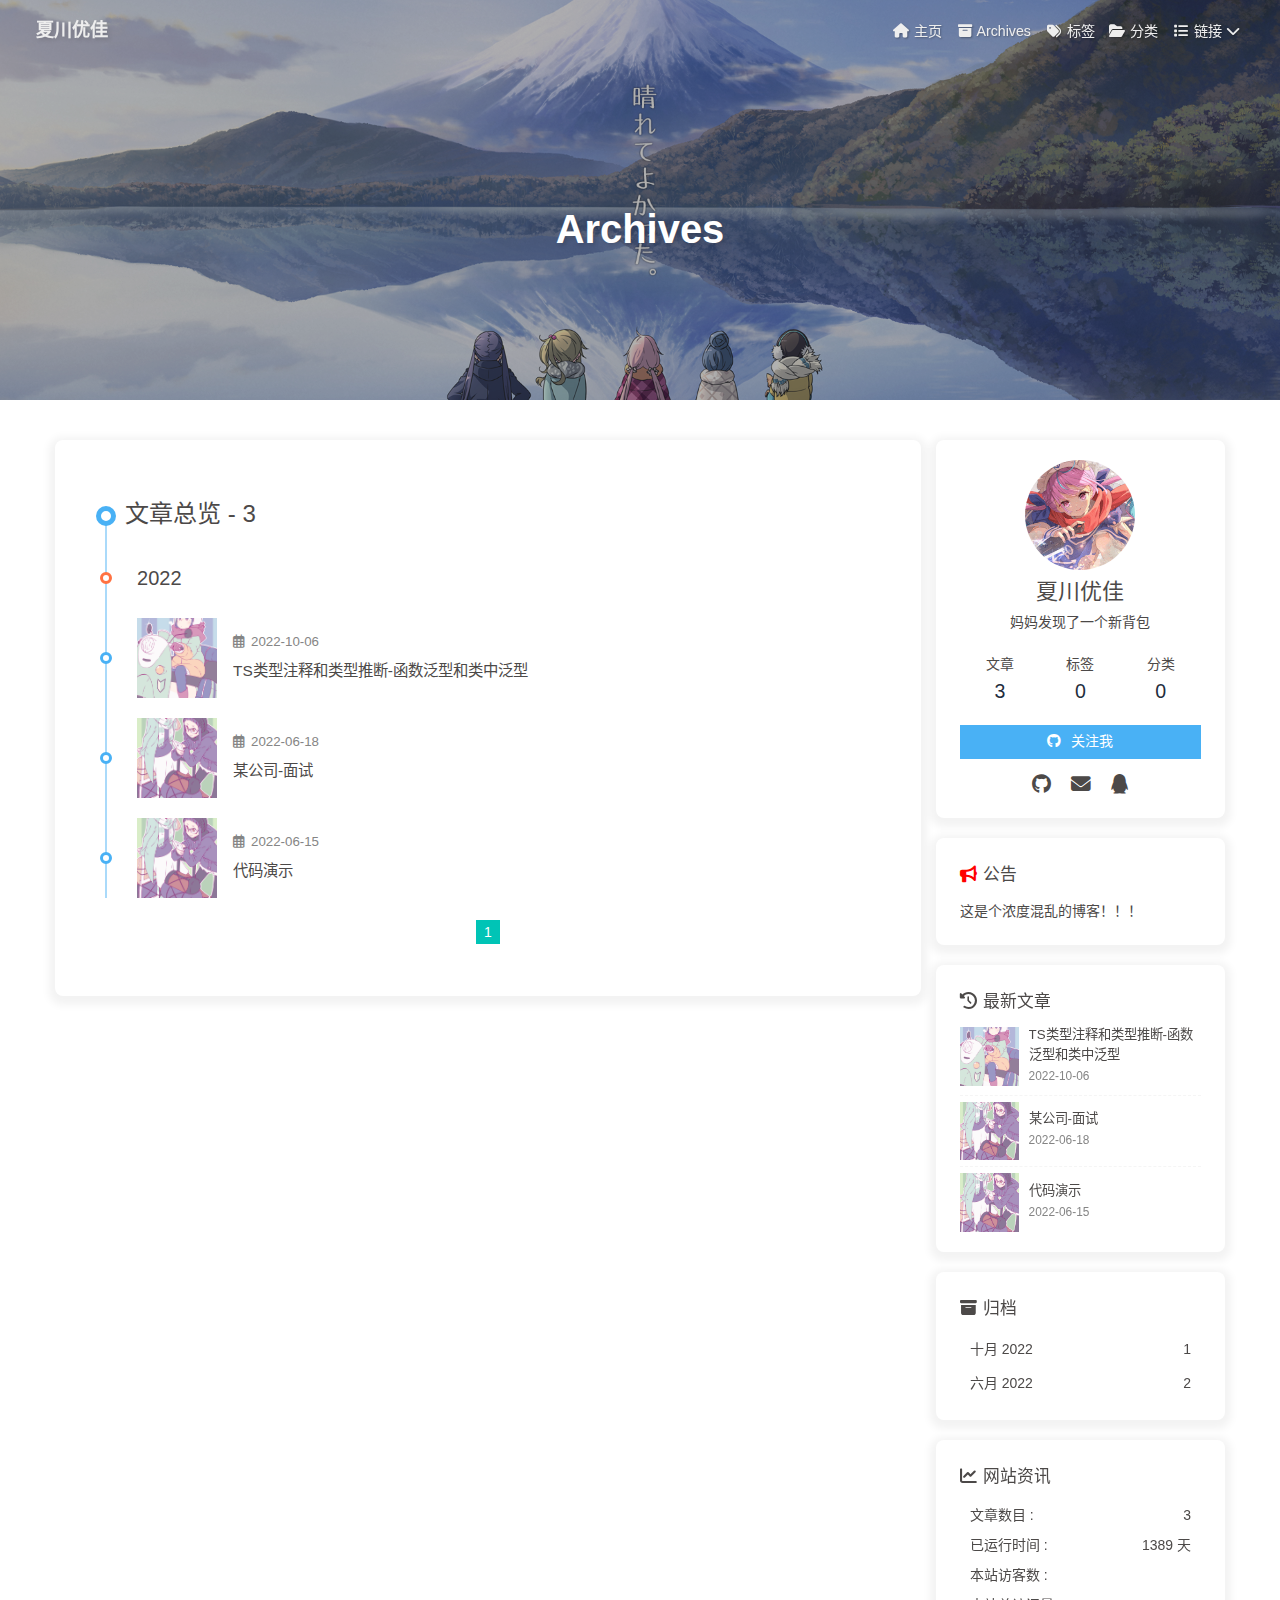
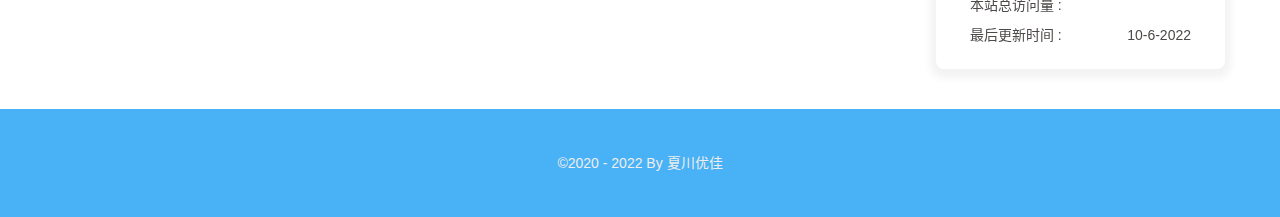
<file: archives/2022/index.html>
<!DOCTYPE html><html lang="zh-CN" data-theme="light"><head><meta charset="UTF-8"><meta http-equiv="X-UA-Compatible" content="IE=edge"><meta name="viewport" content="width=device-width, initial-scale=1.0, maximum-scale=1.0, user-scalable=no"><title>Archives | 夏川优佳</title><meta name="keywords" content="博客，咕咕咕"><meta name="author" content="夏川优佳"><meta name="copyright" content="夏川优佳"><meta name="format-detection" content="telephone=no"><meta name="theme-color" content="#ffffff"><meta name="description" content="妈妈发现了一个新背包">
<meta property="og:type" content="website">
<meta property="og:title" content="夏川优佳">
<meta property="og:url" content="https://xiachuanyoujia.github.io/archives/2022/index.html">
<meta property="og:site_name" content="夏川优佳">
<meta property="og:description" content="妈妈发现了一个新背包">
<meta property="og:locale" content="zh_CN">
<meta property="og:image" content="https://xiachuanyoujia.github.io/img/preview.gif">
<meta property="article:author" content="夏川优佳">
<meta property="article:tag" content="博客，咕咕咕">
<meta name="twitter:card" content="summary">
<meta name="twitter:image" content="https://xiachuanyoujia.github.io/img/preview.gif"><link rel="shortcut icon" href="/img/favicon.png"><link rel="canonical" href="https://xiachuanyoujia.github.io/archives/2022/"><link rel="preconnect" href="//cdn.jsdelivr.net"/><link rel="preconnect" href="//busuanzi.ibruce.info"/><link rel="stylesheet" href="/css/index.css"><link rel="stylesheet" href="https://cdn.jsdelivr.net/npm/@fortawesome/fontawesome-free@6/css/all.min.css" media="print" onload="this.media='all'"><link rel="stylesheet" href="https://cdn.jsdelivr.net/npm/@fancyapps/ui/dist/fancybox.css" media="print" onload="this.media='all'"><script>const GLOBAL_CONFIG = { 
  root: '/',
  algolia: undefined,
  localSearch: undefined,
  translate: undefined,
  noticeOutdate: {"limitDay":30,"position":"top","messagePrev":"该文章创建于","messageNext":"天前，请以最新文章为准."},
  highlight: {"plugin":"highlighjs","highlightCopy":true,"highlightLang":true,"highlightHeightLimit":200},
  copy: {
    success: '复制成功',
    error: '复制错误',
    noSupport: '浏览器不支持'
  },
  relativeDate: {
    homepage: false,
    post: false
  },
  runtime: '天',
  date_suffix: {
    just: '刚刚',
    min: '分钟前',
    hour: '小时前',
    day: '天前',
    month: '个月前'
  },
  copyright: undefined,
  lightbox: 'fancybox',
  Snackbar: undefined,
  source: {
    justifiedGallery: {
      js: 'https://cdn.jsdelivr.net/npm/flickr-justified-gallery@2/dist/fjGallery.min.js',
      css: 'https://cdn.jsdelivr.net/npm/flickr-justified-gallery@2/dist/fjGallery.min.css'
    }
  },
  isPhotoFigcaption: false,
  islazyload: false,
  isAnchor: false
}</script><script id="config-diff">var GLOBAL_CONFIG_SITE = {
  title: 'Archives',
  isPost: false,
  isHome: false,
  isHighlightShrink: false,
  isToc: false,
  postUpdate: '2022-10-06 09:50:14'
}</script><noscript><style type="text/css">
  #nav {
    opacity: 1
  }
  .justified-gallery img {
    opacity: 1
  }

  #recent-posts time,
  #post-meta time {
    display: inline !important
  }
</style></noscript><script>(win=>{
    win.saveToLocal = {
      set: function setWithExpiry(key, value, ttl) {
        if (ttl === 0) return
        const now = new Date()
        const expiryDay = ttl * 86400000
        const item = {
          value: value,
          expiry: now.getTime() + expiryDay,
        }
        localStorage.setItem(key, JSON.stringify(item))
      },

      get: function getWithExpiry(key) {
        const itemStr = localStorage.getItem(key)

        if (!itemStr) {
          return undefined
        }
        const item = JSON.parse(itemStr)
        const now = new Date()

        if (now.getTime() > item.expiry) {
          localStorage.removeItem(key)
          return undefined
        }
        return item.value
      }
    }
  
    win.getScript = url => new Promise((resolve, reject) => {
      const script = document.createElement('script')
      script.src = url
      script.async = true
      script.onerror = reject
      script.onload = script.onreadystatechange = function() {
        const loadState = this.readyState
        if (loadState && loadState !== 'loaded' && loadState !== 'complete') return
        script.onload = script.onreadystatechange = null
        resolve()
      }
      document.head.appendChild(script)
    })
  
      win.activateDarkMode = function () {
        document.documentElement.setAttribute('data-theme', 'dark')
        if (document.querySelector('meta[name="theme-color"]') !== null) {
          document.querySelector('meta[name="theme-color"]').setAttribute('content', '#0d0d0d')
        }
      }
      win.activateLightMode = function () {
        document.documentElement.setAttribute('data-theme', 'light')
        if (document.querySelector('meta[name="theme-color"]') !== null) {
          document.querySelector('meta[name="theme-color"]').setAttribute('content', '#ffffff')
        }
      }
      const t = saveToLocal.get('theme')
    
          if (t === 'dark') activateDarkMode()
          else if (t === 'light') activateLightMode()
        
      const asideStatus = saveToLocal.get('aside-status')
      if (asideStatus !== undefined) {
        if (asideStatus === 'hide') {
          document.documentElement.classList.add('hide-aside')
        } else {
          document.documentElement.classList.remove('hide-aside')
        }
      }
    
    const detectApple = () => {
      if(/iPad|iPhone|iPod|Macintosh/.test(navigator.userAgent)){
        document.documentElement.classList.add('apple')
      }
    }
    detectApple()
    })(window)</script><meta name="generator" content="Hexo 6.2.0"></head><body><div id="sidebar"><div id="menu-mask"></div><div id="sidebar-menus"><div class="avatar-img is-center"><img src="/./img/preview.gif" onerror="onerror=null;src='/img/friend_404.gif'" alt="avatar"/></div><div class="sidebar-site-data site-data is-center"><a href="/archives/"><div class="headline">文章</div><div class="length-num">3</div></a><a href="/tags/"><div class="headline">标签</div><div class="length-num">0</div></a><a href="/categories/"><div class="headline">分类</div><div class="length-num">0</div></a></div><hr/><div class="menus_items"><div class="menus_item"><a class="site-page" href="/"><i class="fa-fw fas fa-home"></i><span> 主页</span></a></div><div class="menus_item"><a class="site-page" href="/archives/"><i class="fa-fw fas fa-archive"></i><span> Archives</span></a></div><div class="menus_item"><a class="site-page" href="/tags/"><i class="fa-fw fas fa-tags"></i><span> 标签</span></a></div><div class="menus_item"><a class="site-page" href="/categories/"><i class="fa-fw fas fa-folder-open"></i><span> 分类</span></a></div><div class="menus_item"><a class="site-page group" href="javascript:void(0);"><i class="fa-fw fas fa-list"></i><span> 链接</span><i class="fas fa-chevron-down"></i></a><ul class="menus_item_child"><li><a class="site-page child" href="/link/"><i class="fa-fw fas fa-link"></i><span> 友情链接</span></a></li><li><a class="site-page child" href="/about/"><i class="fa-fw fas fa-heart"></i><span> 关于</span></a></li></ul></div></div></div></div><div class="page" id="body-wrap"><header class="not-home-page" id="page-header" style="background-image: url('/./img/top.png')"><nav id="nav"><span id="blog_name"><a id="site-name" href="/">夏川优佳</a></span><div id="menus"><div class="menus_items"><div class="menus_item"><a class="site-page" href="/"><i class="fa-fw fas fa-home"></i><span> 主页</span></a></div><div class="menus_item"><a class="site-page" href="/archives/"><i class="fa-fw fas fa-archive"></i><span> Archives</span></a></div><div class="menus_item"><a class="site-page" href="/tags/"><i class="fa-fw fas fa-tags"></i><span> 标签</span></a></div><div class="menus_item"><a class="site-page" href="/categories/"><i class="fa-fw fas fa-folder-open"></i><span> 分类</span></a></div><div class="menus_item"><a class="site-page group" href="javascript:void(0);"><i class="fa-fw fas fa-list"></i><span> 链接</span><i class="fas fa-chevron-down"></i></a><ul class="menus_item_child"><li><a class="site-page child" href="/link/"><i class="fa-fw fas fa-link"></i><span> 友情链接</span></a></li><li><a class="site-page child" href="/about/"><i class="fa-fw fas fa-heart"></i><span> 关于</span></a></li></ul></div></div><div id="toggle-menu"><a class="site-page"><i class="fas fa-bars fa-fw"></i></a></div></div></nav><div id="page-site-info"><h1 id="site-title">Archives</h1></div></header><main class="layout" id="content-inner"><div id="archive"><div class="article-sort-title">文章总览 - 3</div><div class="article-sort"><div class="article-sort-item year">2022</div><div class="article-sort-item"><a class="article-sort-item-img" href="/2022/10/06/TypeScript%E5%AD%A6%E4%B9%A0%E8%AE%B0%E5%BD%95/%E5%B7%A5%E4%BD%9C%E4%BD%BF%E7%94%A8%E9%97%AE%E9%A2%98%EF%BC%88%E6%BD%9C%E8%A7%84%E5%88%99%EF%BC%89/" title="TS类型注释和类型推断-函数泛型和类中泛型"><img src="/./img/default.png" alt="TS类型注释和类型推断-函数泛型和类中泛型" onerror="this.onerror=null;this.src='/img/404.jpg'"></a><div class="article-sort-item-info"><div class="article-sort-item-time"><i class="far fa-calendar-alt"></i><time class="post-meta-date-created" datetime="2022-10-05T16:07:34.326Z" title="发表于 2022-10-06 00:07:34">2022-10-06</time></div><a class="article-sort-item-title" href="/2022/10/06/TypeScript%E5%AD%A6%E4%B9%A0%E8%AE%B0%E5%BD%95/%E5%B7%A5%E4%BD%9C%E4%BD%BF%E7%94%A8%E9%97%AE%E9%A2%98%EF%BC%88%E6%BD%9C%E8%A7%84%E5%88%99%EF%BC%89/" title="TS类型注释和类型推断-函数泛型和类中泛型">TS类型注释和类型推断-函数泛型和类中泛型</a></div></div><div class="article-sort-item"><a class="article-sort-item-img" href="/2022/06/18/%E4%B8%89%E5%86%9C%E6%8C%AF%E5%85%B4%E9%9D%A2%E8%AF%95/%E9%9D%A2%E8%AF%95/" title="某公司-面试"><img src="/./img/default2.png" alt="某公司-面试" onerror="this.onerror=null;this.src='/img/404.jpg'"></a><div class="article-sort-item-info"><div class="article-sort-item-time"><i class="far fa-calendar-alt"></i><time class="post-meta-date-created" datetime="2022-06-18T15:32:37.131Z" title="发表于 2022-06-18 23:32:37">2022-06-18</time></div><a class="article-sort-item-title" href="/2022/06/18/%E4%B8%89%E5%86%9C%E6%8C%AF%E5%85%B4%E9%9D%A2%E8%AF%95/%E9%9D%A2%E8%AF%95/" title="某公司-面试">某公司-面试</a></div></div><div class="article-sort-item"><a class="article-sort-item-img" href="/2022/06/15/%E4%BB%A3%E7%A0%81%E5%9D%97%E6%BC%94%E7%A4%BA/%E6%BC%94%E7%A4%BA/" title="代码演示"><img src="/./img/default2.png" alt="代码演示" onerror="this.onerror=null;this.src='/img/404.jpg'"></a><div class="article-sort-item-info"><div class="article-sort-item-time"><i class="far fa-calendar-alt"></i><time class="post-meta-date-created" datetime="2022-06-15T03:26:00.630Z" title="发表于 2022-06-15 11:26:00">2022-06-15</time></div><a class="article-sort-item-title" href="/2022/06/15/%E4%BB%A3%E7%A0%81%E5%9D%97%E6%BC%94%E7%A4%BA/%E6%BC%94%E7%A4%BA/" title="代码演示">代码演示</a></div></div></div><nav id="pagination"><div class="pagination"><span class="page-number current">1</span></div></nav></div><div class="aside-content" id="aside-content"><div class="card-widget card-info"><div class="is-center"><div class="avatar-img"><img src="/./img/preview.gif" onerror="this.onerror=null;this.src='/img/friend_404.gif'" alt="avatar"/></div><div class="author-info__name">夏川优佳</div><div class="author-info__description">妈妈发现了一个新背包</div></div><div class="card-info-data site-data is-center"><a href="/archives/"><div class="headline">文章</div><div class="length-num">3</div></a><a href="/tags/"><div class="headline">标签</div><div class="length-num">0</div></a><a href="/categories/"><div class="headline">分类</div><div class="length-num">0</div></a></div><a id="card-info-btn" target="_blank" rel="noopener" href="https://github.com/xiachuanyoujia"><i class="fab fa-github"></i><span>关注我</span></a><div class="card-info-social-icons is-center"><a class="social-icon" href="https://github.com/xiachuanyoujia" target="_blank" title="Github"><i class="fab fa-github"></i></a><a class="social-icon" href="mailto:xxxxxx@gmail.com" target="_blank" title="Email"><i class="fas fa-envelope"></i></a><a class="social-icon" href="/1243357202" target="_blank" title="QQ"><i class="fa-brands fa-qq"></i></a></div></div><div class="card-widget card-announcement"><div class="item-headline"><i class="fas fa-bullhorn fa-shake"></i><span>公告</span></div><div class="announcement_content">这是个浓度混乱的博客！！！</div></div><div class="sticky_layout"><div class="card-widget card-recent-post"><div class="item-headline"><i class="fas fa-history"></i><span>最新文章</span></div><div class="aside-list"><div class="aside-list-item"><a class="thumbnail" href="/2022/10/06/TypeScript%E5%AD%A6%E4%B9%A0%E8%AE%B0%E5%BD%95/%E5%B7%A5%E4%BD%9C%E4%BD%BF%E7%94%A8%E9%97%AE%E9%A2%98%EF%BC%88%E6%BD%9C%E8%A7%84%E5%88%99%EF%BC%89/" title="TS类型注释和类型推断-函数泛型和类中泛型"><img src="/./img/default.png" onerror="this.onerror=null;this.src='/img/404.jpg'" alt="TS类型注释和类型推断-函数泛型和类中泛型"/></a><div class="content"><a class="title" href="/2022/10/06/TypeScript%E5%AD%A6%E4%B9%A0%E8%AE%B0%E5%BD%95/%E5%B7%A5%E4%BD%9C%E4%BD%BF%E7%94%A8%E9%97%AE%E9%A2%98%EF%BC%88%E6%BD%9C%E8%A7%84%E5%88%99%EF%BC%89/" title="TS类型注释和类型推断-函数泛型和类中泛型">TS类型注释和类型推断-函数泛型和类中泛型</a><time datetime="2022-10-05T16:07:34.326Z" title="发表于 2022-10-06 00:07:34">2022-10-06</time></div></div><div class="aside-list-item"><a class="thumbnail" href="/2022/06/18/%E4%B8%89%E5%86%9C%E6%8C%AF%E5%85%B4%E9%9D%A2%E8%AF%95/%E9%9D%A2%E8%AF%95/" title="某公司-面试"><img src="/./img/default2.png" onerror="this.onerror=null;this.src='/img/404.jpg'" alt="某公司-面试"/></a><div class="content"><a class="title" href="/2022/06/18/%E4%B8%89%E5%86%9C%E6%8C%AF%E5%85%B4%E9%9D%A2%E8%AF%95/%E9%9D%A2%E8%AF%95/" title="某公司-面试">某公司-面试</a><time datetime="2022-06-18T15:32:37.131Z" title="发表于 2022-06-18 23:32:37">2022-06-18</time></div></div><div class="aside-list-item"><a class="thumbnail" href="/2022/06/15/%E4%BB%A3%E7%A0%81%E5%9D%97%E6%BC%94%E7%A4%BA/%E6%BC%94%E7%A4%BA/" title="代码演示"><img src="/./img/default2.png" onerror="this.onerror=null;this.src='/img/404.jpg'" alt="代码演示"/></a><div class="content"><a class="title" href="/2022/06/15/%E4%BB%A3%E7%A0%81%E5%9D%97%E6%BC%94%E7%A4%BA/%E6%BC%94%E7%A4%BA/" title="代码演示">代码演示</a><time datetime="2022-06-15T03:26:00.630Z" title="发表于 2022-06-15 11:26:00">2022-06-15</time></div></div></div></div><div class="card-widget card-archives"><div class="item-headline"><i class="fas fa-archive"></i><span>归档</span></div><ul class="card-archive-list"><li class="card-archive-list-item"><a class="card-archive-list-link" href="/archives/2022/10/"><span class="card-archive-list-date">十月 2022</span><span class="card-archive-list-count">1</span></a></li><li class="card-archive-list-item"><a class="card-archive-list-link" href="/archives/2022/06/"><span class="card-archive-list-date">六月 2022</span><span class="card-archive-list-count">2</span></a></li></ul></div><div class="card-widget card-webinfo"><div class="item-headline"><i class="fas fa-chart-line"></i><span>网站资讯</span></div><div class="webinfo"><div class="webinfo-item"><div class="item-name">文章数目 :</div><div class="item-count">3</div></div><div class="webinfo-item"><div class="item-name">已运行时间 :</div><div class="item-count" id="runtimeshow" data-publishDate="2022-10-06T01:50:14.724Z"></div></div><div class="webinfo-item"><div class="item-name">本站访客数 :</div><div class="item-count" id="busuanzi_value_site_uv"></div></div><div class="webinfo-item"><div class="item-name">本站总访问量 :</div><div class="item-count" id="busuanzi_value_site_pv"></div></div><div class="webinfo-item"><div class="item-name">最后更新时间 :</div><div class="item-count" id="last-push-date" data-lastPushDate="2022-10-06T01:50:14.724Z"></div></div></div></div></div></div></main><footer id="footer"><div id="footer-wrap"><div class="copyright">&copy;2020 - 2022 By 夏川优佳</div></div></footer></div><div id="rightside"><div id="rightside-config-hide"><button id="darkmode" type="button" title="浅色和深色模式转换"><i class="fas fa-adjust"></i></button><button id="hide-aside-btn" type="button" title="单栏和双栏切换"><i class="fas fa-arrows-alt-h"></i></button></div><div id="rightside-config-show"><button id="rightside_config" type="button" title="设置"><i class="fas fa-cog fa-spin"></i></button><button id="go-up" type="button" title="回到顶部"><i class="fas fa-arrow-up"></i></button></div></div><div><script src="/js/utils.js"></script><script src="/js/main.js"></script><script src="https://cdn.jsdelivr.net/npm/@fancyapps/ui/dist/fancybox.umd.js"></script><div class="js-pjax"></div><script async data-pjax src="//busuanzi.ibruce.info/busuanzi/2.3/busuanzi.pure.mini.js"></script></div></body></html>
</file>
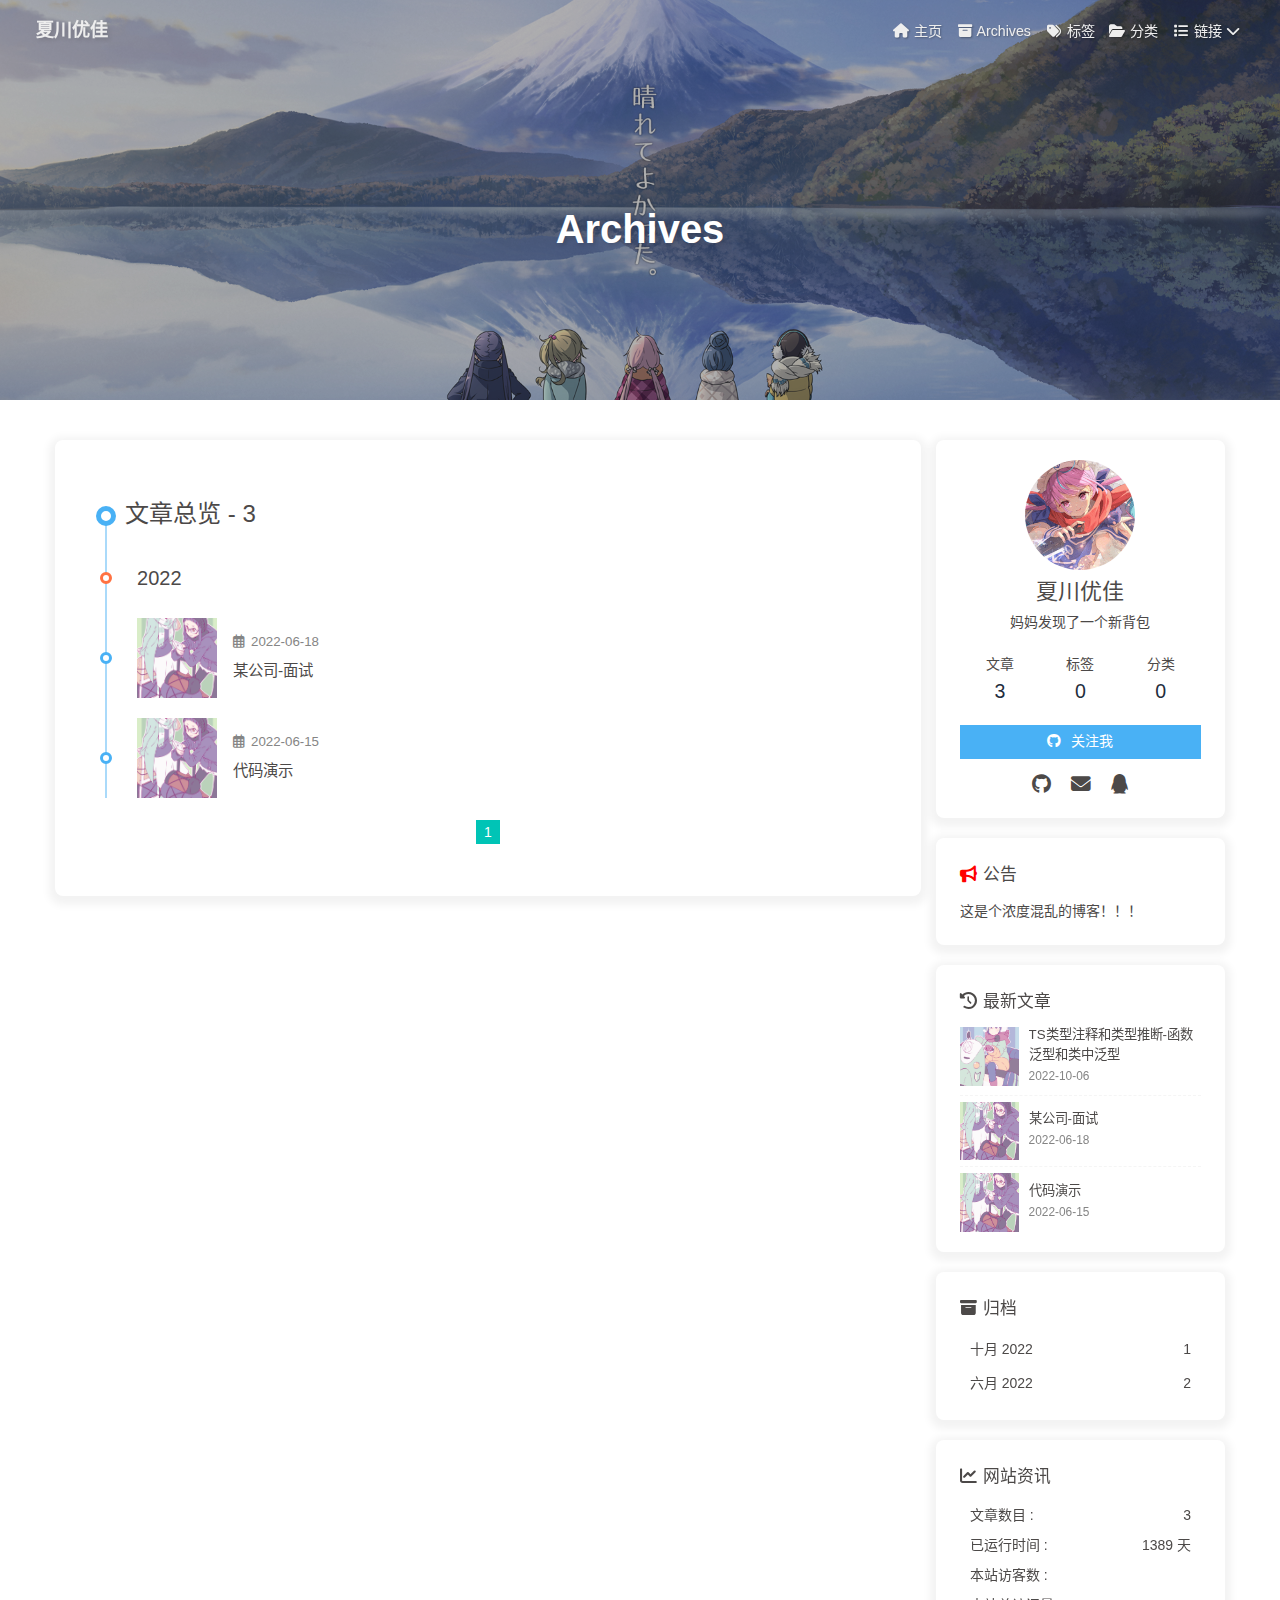
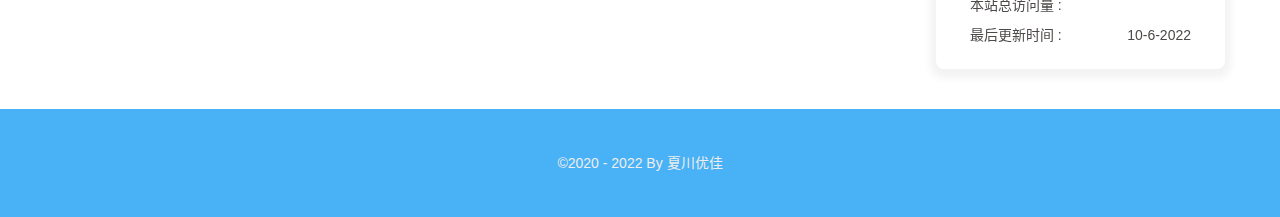
<file: archives/2022/06/index.html>
<!DOCTYPE html><html lang="zh-CN" data-theme="light"><head><meta charset="UTF-8"><meta http-equiv="X-UA-Compatible" content="IE=edge"><meta name="viewport" content="width=device-width, initial-scale=1.0, maximum-scale=1.0, user-scalable=no"><title>Archives | 夏川优佳</title><meta name="keywords" content="博客，咕咕咕"><meta name="author" content="夏川优佳"><meta name="copyright" content="夏川优佳"><meta name="format-detection" content="telephone=no"><meta name="theme-color" content="#ffffff"><meta name="description" content="妈妈发现了一个新背包">
<meta property="og:type" content="website">
<meta property="og:title" content="夏川优佳">
<meta property="og:url" content="https://xiachuanyoujia.github.io/archives/2022/06/index.html">
<meta property="og:site_name" content="夏川优佳">
<meta property="og:description" content="妈妈发现了一个新背包">
<meta property="og:locale" content="zh_CN">
<meta property="og:image" content="https://xiachuanyoujia.github.io/img/preview.gif">
<meta property="article:author" content="夏川优佳">
<meta property="article:tag" content="博客，咕咕咕">
<meta name="twitter:card" content="summary">
<meta name="twitter:image" content="https://xiachuanyoujia.github.io/img/preview.gif"><link rel="shortcut icon" href="/img/favicon.png"><link rel="canonical" href="https://xiachuanyoujia.github.io/archives/2022/06/"><link rel="preconnect" href="//cdn.jsdelivr.net"/><link rel="preconnect" href="//busuanzi.ibruce.info"/><link rel="stylesheet" href="/css/index.css"><link rel="stylesheet" href="https://cdn.jsdelivr.net/npm/@fortawesome/fontawesome-free@6/css/all.min.css" media="print" onload="this.media='all'"><link rel="stylesheet" href="https://cdn.jsdelivr.net/npm/@fancyapps/ui/dist/fancybox.css" media="print" onload="this.media='all'"><script>const GLOBAL_CONFIG = { 
  root: '/',
  algolia: undefined,
  localSearch: undefined,
  translate: undefined,
  noticeOutdate: {"limitDay":30,"position":"top","messagePrev":"该文章创建于","messageNext":"天前，请以最新文章为准."},
  highlight: {"plugin":"highlighjs","highlightCopy":true,"highlightLang":true,"highlightHeightLimit":200},
  copy: {
    success: '复制成功',
    error: '复制错误',
    noSupport: '浏览器不支持'
  },
  relativeDate: {
    homepage: false,
    post: false
  },
  runtime: '天',
  date_suffix: {
    just: '刚刚',
    min: '分钟前',
    hour: '小时前',
    day: '天前',
    month: '个月前'
  },
  copyright: undefined,
  lightbox: 'fancybox',
  Snackbar: undefined,
  source: {
    justifiedGallery: {
      js: 'https://cdn.jsdelivr.net/npm/flickr-justified-gallery@2/dist/fjGallery.min.js',
      css: 'https://cdn.jsdelivr.net/npm/flickr-justified-gallery@2/dist/fjGallery.min.css'
    }
  },
  isPhotoFigcaption: false,
  islazyload: false,
  isAnchor: false
}</script><script id="config-diff">var GLOBAL_CONFIG_SITE = {
  title: 'Archives',
  isPost: false,
  isHome: false,
  isHighlightShrink: false,
  isToc: false,
  postUpdate: '2022-10-06 09:50:14'
}</script><noscript><style type="text/css">
  #nav {
    opacity: 1
  }
  .justified-gallery img {
    opacity: 1
  }

  #recent-posts time,
  #post-meta time {
    display: inline !important
  }
</style></noscript><script>(win=>{
    win.saveToLocal = {
      set: function setWithExpiry(key, value, ttl) {
        if (ttl === 0) return
        const now = new Date()
        const expiryDay = ttl * 86400000
        const item = {
          value: value,
          expiry: now.getTime() + expiryDay,
        }
        localStorage.setItem(key, JSON.stringify(item))
      },

      get: function getWithExpiry(key) {
        const itemStr = localStorage.getItem(key)

        if (!itemStr) {
          return undefined
        }
        const item = JSON.parse(itemStr)
        const now = new Date()

        if (now.getTime() > item.expiry) {
          localStorage.removeItem(key)
          return undefined
        }
        return item.value
      }
    }
  
    win.getScript = url => new Promise((resolve, reject) => {
      const script = document.createElement('script')
      script.src = url
      script.async = true
      script.onerror = reject
      script.onload = script.onreadystatechange = function() {
        const loadState = this.readyState
        if (loadState && loadState !== 'loaded' && loadState !== 'complete') return
        script.onload = script.onreadystatechange = null
        resolve()
      }
      document.head.appendChild(script)
    })
  
      win.activateDarkMode = function () {
        document.documentElement.setAttribute('data-theme', 'dark')
        if (document.querySelector('meta[name="theme-color"]') !== null) {
          document.querySelector('meta[name="theme-color"]').setAttribute('content', '#0d0d0d')
        }
      }
      win.activateLightMode = function () {
        document.documentElement.setAttribute('data-theme', 'light')
        if (document.querySelector('meta[name="theme-color"]') !== null) {
          document.querySelector('meta[name="theme-color"]').setAttribute('content', '#ffffff')
        }
      }
      const t = saveToLocal.get('theme')
    
          if (t === 'dark') activateDarkMode()
          else if (t === 'light') activateLightMode()
        
      const asideStatus = saveToLocal.get('aside-status')
      if (asideStatus !== undefined) {
        if (asideStatus === 'hide') {
          document.documentElement.classList.add('hide-aside')
        } else {
          document.documentElement.classList.remove('hide-aside')
        }
      }
    
    const detectApple = () => {
      if(/iPad|iPhone|iPod|Macintosh/.test(navigator.userAgent)){
        document.documentElement.classList.add('apple')
      }
    }
    detectApple()
    })(window)</script><meta name="generator" content="Hexo 6.2.0"></head><body><div id="sidebar"><div id="menu-mask"></div><div id="sidebar-menus"><div class="avatar-img is-center"><img src="/./img/preview.gif" onerror="onerror=null;src='/img/friend_404.gif'" alt="avatar"/></div><div class="sidebar-site-data site-data is-center"><a href="/archives/"><div class="headline">文章</div><div class="length-num">3</div></a><a href="/tags/"><div class="headline">标签</div><div class="length-num">0</div></a><a href="/categories/"><div class="headline">分类</div><div class="length-num">0</div></a></div><hr/><div class="menus_items"><div class="menus_item"><a class="site-page" href="/"><i class="fa-fw fas fa-home"></i><span> 主页</span></a></div><div class="menus_item"><a class="site-page" href="/archives/"><i class="fa-fw fas fa-archive"></i><span> Archives</span></a></div><div class="menus_item"><a class="site-page" href="/tags/"><i class="fa-fw fas fa-tags"></i><span> 标签</span></a></div><div class="menus_item"><a class="site-page" href="/categories/"><i class="fa-fw fas fa-folder-open"></i><span> 分类</span></a></div><div class="menus_item"><a class="site-page group" href="javascript:void(0);"><i class="fa-fw fas fa-list"></i><span> 链接</span><i class="fas fa-chevron-down"></i></a><ul class="menus_item_child"><li><a class="site-page child" href="/link/"><i class="fa-fw fas fa-link"></i><span> 友情链接</span></a></li><li><a class="site-page child" href="/about/"><i class="fa-fw fas fa-heart"></i><span> 关于</span></a></li></ul></div></div></div></div><div class="page" id="body-wrap"><header class="not-home-page" id="page-header" style="background-image: url('/./img/top.png')"><nav id="nav"><span id="blog_name"><a id="site-name" href="/">夏川优佳</a></span><div id="menus"><div class="menus_items"><div class="menus_item"><a class="site-page" href="/"><i class="fa-fw fas fa-home"></i><span> 主页</span></a></div><div class="menus_item"><a class="site-page" href="/archives/"><i class="fa-fw fas fa-archive"></i><span> Archives</span></a></div><div class="menus_item"><a class="site-page" href="/tags/"><i class="fa-fw fas fa-tags"></i><span> 标签</span></a></div><div class="menus_item"><a class="site-page" href="/categories/"><i class="fa-fw fas fa-folder-open"></i><span> 分类</span></a></div><div class="menus_item"><a class="site-page group" href="javascript:void(0);"><i class="fa-fw fas fa-list"></i><span> 链接</span><i class="fas fa-chevron-down"></i></a><ul class="menus_item_child"><li><a class="site-page child" href="/link/"><i class="fa-fw fas fa-link"></i><span> 友情链接</span></a></li><li><a class="site-page child" href="/about/"><i class="fa-fw fas fa-heart"></i><span> 关于</span></a></li></ul></div></div><div id="toggle-menu"><a class="site-page"><i class="fas fa-bars fa-fw"></i></a></div></div></nav><div id="page-site-info"><h1 id="site-title">Archives</h1></div></header><main class="layout" id="content-inner"><div id="archive"><div class="article-sort-title">文章总览 - 3</div><div class="article-sort"><div class="article-sort-item year">2022</div><div class="article-sort-item"><a class="article-sort-item-img" href="/2022/06/18/%E4%B8%89%E5%86%9C%E6%8C%AF%E5%85%B4%E9%9D%A2%E8%AF%95/%E9%9D%A2%E8%AF%95/" title="某公司-面试"><img src="/./img/default2.png" alt="某公司-面试" onerror="this.onerror=null;this.src='/img/404.jpg'"></a><div class="article-sort-item-info"><div class="article-sort-item-time"><i class="far fa-calendar-alt"></i><time class="post-meta-date-created" datetime="2022-06-18T15:32:37.131Z" title="发表于 2022-06-18 23:32:37">2022-06-18</time></div><a class="article-sort-item-title" href="/2022/06/18/%E4%B8%89%E5%86%9C%E6%8C%AF%E5%85%B4%E9%9D%A2%E8%AF%95/%E9%9D%A2%E8%AF%95/" title="某公司-面试">某公司-面试</a></div></div><div class="article-sort-item"><a class="article-sort-item-img" href="/2022/06/15/%E4%BB%A3%E7%A0%81%E5%9D%97%E6%BC%94%E7%A4%BA/%E6%BC%94%E7%A4%BA/" title="代码演示"><img src="/./img/default2.png" alt="代码演示" onerror="this.onerror=null;this.src='/img/404.jpg'"></a><div class="article-sort-item-info"><div class="article-sort-item-time"><i class="far fa-calendar-alt"></i><time class="post-meta-date-created" datetime="2022-06-15T03:26:00.630Z" title="发表于 2022-06-15 11:26:00">2022-06-15</time></div><a class="article-sort-item-title" href="/2022/06/15/%E4%BB%A3%E7%A0%81%E5%9D%97%E6%BC%94%E7%A4%BA/%E6%BC%94%E7%A4%BA/" title="代码演示">代码演示</a></div></div></div><nav id="pagination"><div class="pagination"><span class="page-number current">1</span></div></nav></div><div class="aside-content" id="aside-content"><div class="card-widget card-info"><div class="is-center"><div class="avatar-img"><img src="/./img/preview.gif" onerror="this.onerror=null;this.src='/img/friend_404.gif'" alt="avatar"/></div><div class="author-info__name">夏川优佳</div><div class="author-info__description">妈妈发现了一个新背包</div></div><div class="card-info-data site-data is-center"><a href="/archives/"><div class="headline">文章</div><div class="length-num">3</div></a><a href="/tags/"><div class="headline">标签</div><div class="length-num">0</div></a><a href="/categories/"><div class="headline">分类</div><div class="length-num">0</div></a></div><a id="card-info-btn" target="_blank" rel="noopener" href="https://github.com/xiachuanyoujia"><i class="fab fa-github"></i><span>关注我</span></a><div class="card-info-social-icons is-center"><a class="social-icon" href="https://github.com/xiachuanyoujia" target="_blank" title="Github"><i class="fab fa-github"></i></a><a class="social-icon" href="mailto:xxxxxx@gmail.com" target="_blank" title="Email"><i class="fas fa-envelope"></i></a><a class="social-icon" href="/1243357202" target="_blank" title="QQ"><i class="fa-brands fa-qq"></i></a></div></div><div class="card-widget card-announcement"><div class="item-headline"><i class="fas fa-bullhorn fa-shake"></i><span>公告</span></div><div class="announcement_content">这是个浓度混乱的博客！！！</div></div><div class="sticky_layout"><div class="card-widget card-recent-post"><div class="item-headline"><i class="fas fa-history"></i><span>最新文章</span></div><div class="aside-list"><div class="aside-list-item"><a class="thumbnail" href="/2022/10/06/TypeScript%E5%AD%A6%E4%B9%A0%E8%AE%B0%E5%BD%95/%E5%B7%A5%E4%BD%9C%E4%BD%BF%E7%94%A8%E9%97%AE%E9%A2%98%EF%BC%88%E6%BD%9C%E8%A7%84%E5%88%99%EF%BC%89/" title="TS类型注释和类型推断-函数泛型和类中泛型"><img src="/./img/default.png" onerror="this.onerror=null;this.src='/img/404.jpg'" alt="TS类型注释和类型推断-函数泛型和类中泛型"/></a><div class="content"><a class="title" href="/2022/10/06/TypeScript%E5%AD%A6%E4%B9%A0%E8%AE%B0%E5%BD%95/%E5%B7%A5%E4%BD%9C%E4%BD%BF%E7%94%A8%E9%97%AE%E9%A2%98%EF%BC%88%E6%BD%9C%E8%A7%84%E5%88%99%EF%BC%89/" title="TS类型注释和类型推断-函数泛型和类中泛型">TS类型注释和类型推断-函数泛型和类中泛型</a><time datetime="2022-10-05T16:07:34.326Z" title="发表于 2022-10-06 00:07:34">2022-10-06</time></div></div><div class="aside-list-item"><a class="thumbnail" href="/2022/06/18/%E4%B8%89%E5%86%9C%E6%8C%AF%E5%85%B4%E9%9D%A2%E8%AF%95/%E9%9D%A2%E8%AF%95/" title="某公司-面试"><img src="/./img/default2.png" onerror="this.onerror=null;this.src='/img/404.jpg'" alt="某公司-面试"/></a><div class="content"><a class="title" href="/2022/06/18/%E4%B8%89%E5%86%9C%E6%8C%AF%E5%85%B4%E9%9D%A2%E8%AF%95/%E9%9D%A2%E8%AF%95/" title="某公司-面试">某公司-面试</a><time datetime="2022-06-18T15:32:37.131Z" title="发表于 2022-06-18 23:32:37">2022-06-18</time></div></div><div class="aside-list-item"><a class="thumbnail" href="/2022/06/15/%E4%BB%A3%E7%A0%81%E5%9D%97%E6%BC%94%E7%A4%BA/%E6%BC%94%E7%A4%BA/" title="代码演示"><img src="/./img/default2.png" onerror="this.onerror=null;this.src='/img/404.jpg'" alt="代码演示"/></a><div class="content"><a class="title" href="/2022/06/15/%E4%BB%A3%E7%A0%81%E5%9D%97%E6%BC%94%E7%A4%BA/%E6%BC%94%E7%A4%BA/" title="代码演示">代码演示</a><time datetime="2022-06-15T03:26:00.630Z" title="发表于 2022-06-15 11:26:00">2022-06-15</time></div></div></div></div><div class="card-widget card-archives"><div class="item-headline"><i class="fas fa-archive"></i><span>归档</span></div><ul class="card-archive-list"><li class="card-archive-list-item"><a class="card-archive-list-link" href="/archives/2022/10/"><span class="card-archive-list-date">十月 2022</span><span class="card-archive-list-count">1</span></a></li><li class="card-archive-list-item"><a class="card-archive-list-link" href="/archives/2022/06/"><span class="card-archive-list-date">六月 2022</span><span class="card-archive-list-count">2</span></a></li></ul></div><div class="card-widget card-webinfo"><div class="item-headline"><i class="fas fa-chart-line"></i><span>网站资讯</span></div><div class="webinfo"><div class="webinfo-item"><div class="item-name">文章数目 :</div><div class="item-count">3</div></div><div class="webinfo-item"><div class="item-name">已运行时间 :</div><div class="item-count" id="runtimeshow" data-publishDate="2022-10-06T01:50:14.724Z"></div></div><div class="webinfo-item"><div class="item-name">本站访客数 :</div><div class="item-count" id="busuanzi_value_site_uv"></div></div><div class="webinfo-item"><div class="item-name">本站总访问量 :</div><div class="item-count" id="busuanzi_value_site_pv"></div></div><div class="webinfo-item"><div class="item-name">最后更新时间 :</div><div class="item-count" id="last-push-date" data-lastPushDate="2022-10-06T01:50:14.724Z"></div></div></div></div></div></div></main><footer id="footer"><div id="footer-wrap"><div class="copyright">&copy;2020 - 2022 By 夏川优佳</div></div></footer></div><div id="rightside"><div id="rightside-config-hide"><button id="darkmode" type="button" title="浅色和深色模式转换"><i class="fas fa-adjust"></i></button><button id="hide-aside-btn" type="button" title="单栏和双栏切换"><i class="fas fa-arrows-alt-h"></i></button></div><div id="rightside-config-show"><button id="rightside_config" type="button" title="设置"><i class="fas fa-cog fa-spin"></i></button><button id="go-up" type="button" title="回到顶部"><i class="fas fa-arrow-up"></i></button></div></div><div><script src="/js/utils.js"></script><script src="/js/main.js"></script><script src="https://cdn.jsdelivr.net/npm/@fancyapps/ui/dist/fancybox.umd.js"></script><div class="js-pjax"></div><script async data-pjax src="//busuanzi.ibruce.info/busuanzi/2.3/busuanzi.pure.mini.js"></script></div></body></html>
</file>
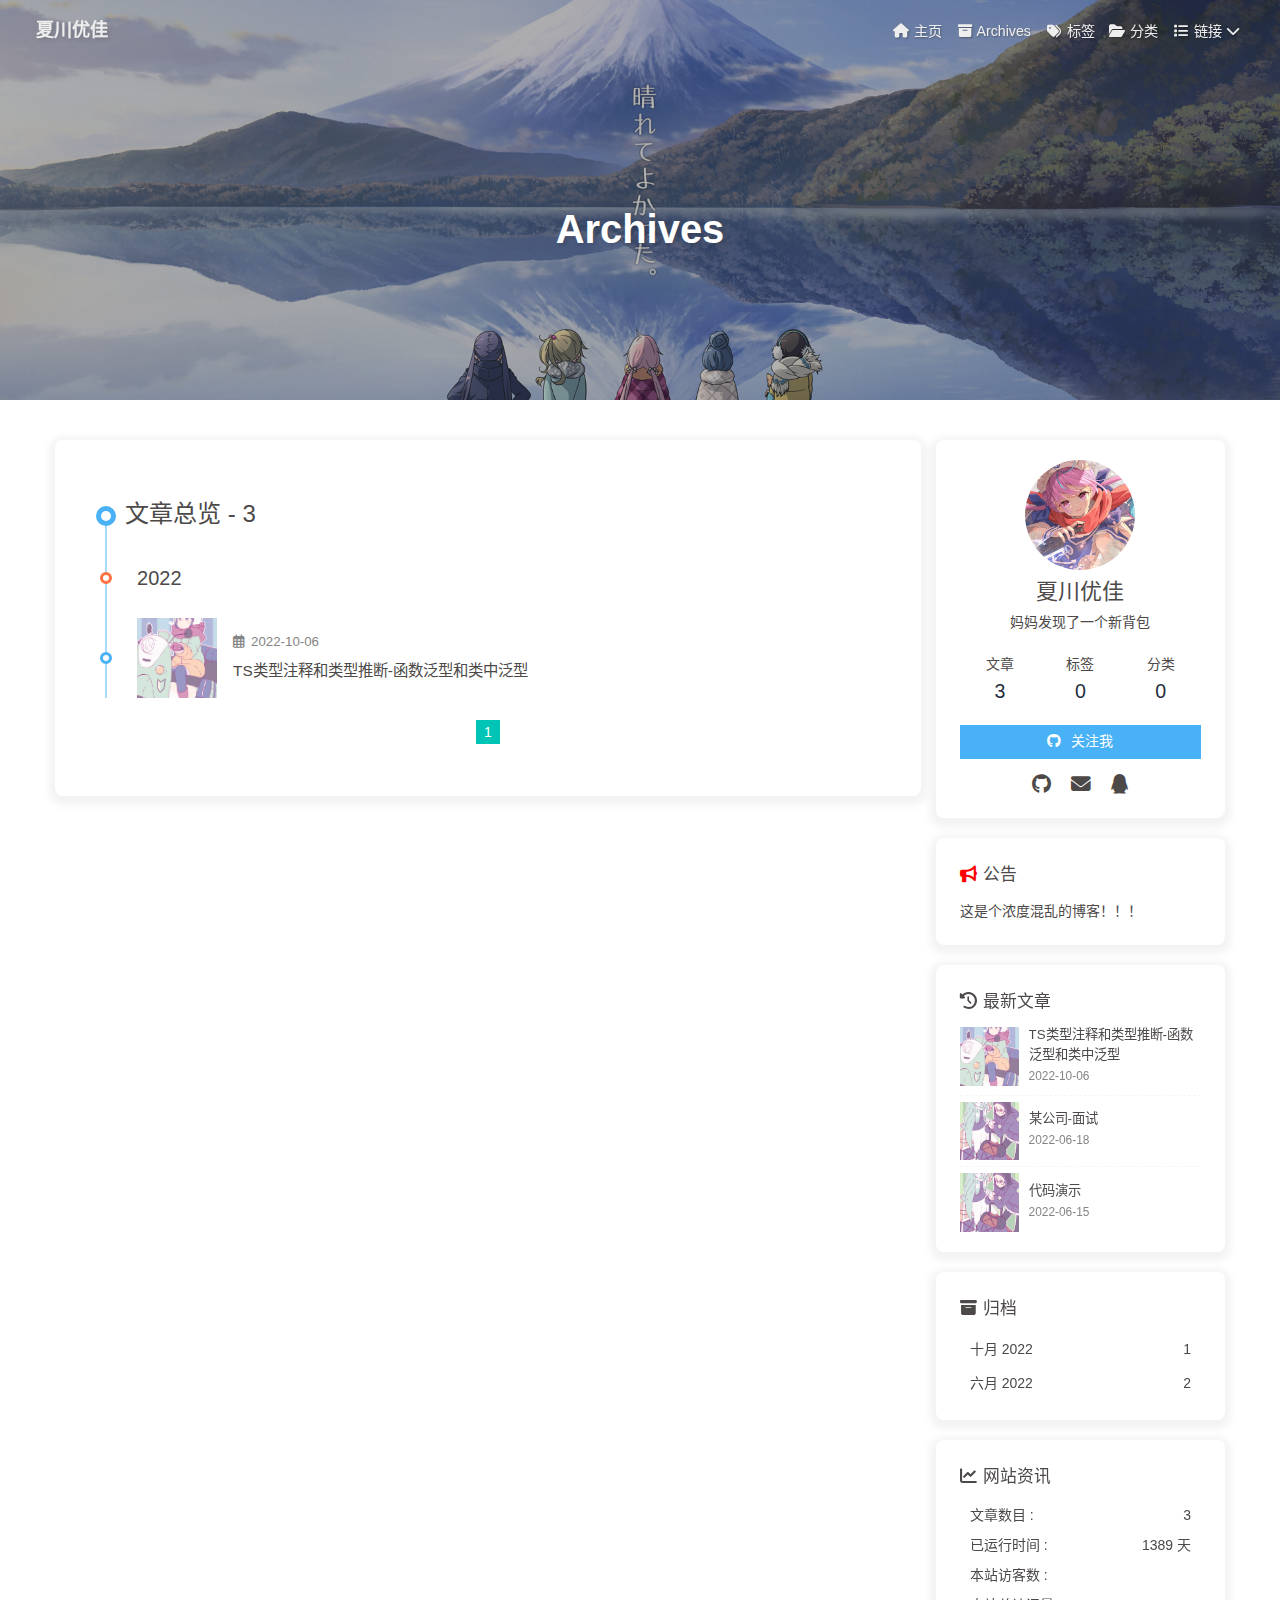
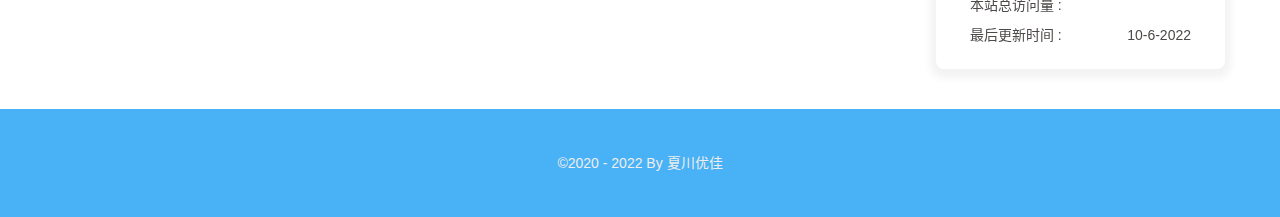
<file: archives/2022/10/index.html>
<!DOCTYPE html><html lang="zh-CN" data-theme="light"><head><meta charset="UTF-8"><meta http-equiv="X-UA-Compatible" content="IE=edge"><meta name="viewport" content="width=device-width, initial-scale=1.0, maximum-scale=1.0, user-scalable=no"><title>Archives | 夏川优佳</title><meta name="keywords" content="博客，咕咕咕"><meta name="author" content="夏川优佳"><meta name="copyright" content="夏川优佳"><meta name="format-detection" content="telephone=no"><meta name="theme-color" content="#ffffff"><meta name="description" content="妈妈发现了一个新背包">
<meta property="og:type" content="website">
<meta property="og:title" content="夏川优佳">
<meta property="og:url" content="https://xiachuanyoujia.github.io/archives/2022/10/index.html">
<meta property="og:site_name" content="夏川优佳">
<meta property="og:description" content="妈妈发现了一个新背包">
<meta property="og:locale" content="zh_CN">
<meta property="og:image" content="https://xiachuanyoujia.github.io/img/preview.gif">
<meta property="article:author" content="夏川优佳">
<meta property="article:tag" content="博客，咕咕咕">
<meta name="twitter:card" content="summary">
<meta name="twitter:image" content="https://xiachuanyoujia.github.io/img/preview.gif"><link rel="shortcut icon" href="/img/favicon.png"><link rel="canonical" href="https://xiachuanyoujia.github.io/archives/2022/10/"><link rel="preconnect" href="//cdn.jsdelivr.net"/><link rel="preconnect" href="//busuanzi.ibruce.info"/><link rel="stylesheet" href="/css/index.css"><link rel="stylesheet" href="https://cdn.jsdelivr.net/npm/@fortawesome/fontawesome-free@6/css/all.min.css" media="print" onload="this.media='all'"><link rel="stylesheet" href="https://cdn.jsdelivr.net/npm/@fancyapps/ui/dist/fancybox.css" media="print" onload="this.media='all'"><script>const GLOBAL_CONFIG = { 
  root: '/',
  algolia: undefined,
  localSearch: undefined,
  translate: undefined,
  noticeOutdate: {"limitDay":30,"position":"top","messagePrev":"该文章创建于","messageNext":"天前，请以最新文章为准."},
  highlight: {"plugin":"highlighjs","highlightCopy":true,"highlightLang":true,"highlightHeightLimit":200},
  copy: {
    success: '复制成功',
    error: '复制错误',
    noSupport: '浏览器不支持'
  },
  relativeDate: {
    homepage: false,
    post: false
  },
  runtime: '天',
  date_suffix: {
    just: '刚刚',
    min: '分钟前',
    hour: '小时前',
    day: '天前',
    month: '个月前'
  },
  copyright: undefined,
  lightbox: 'fancybox',
  Snackbar: undefined,
  source: {
    justifiedGallery: {
      js: 'https://cdn.jsdelivr.net/npm/flickr-justified-gallery@2/dist/fjGallery.min.js',
      css: 'https://cdn.jsdelivr.net/npm/flickr-justified-gallery@2/dist/fjGallery.min.css'
    }
  },
  isPhotoFigcaption: false,
  islazyload: false,
  isAnchor: false
}</script><script id="config-diff">var GLOBAL_CONFIG_SITE = {
  title: 'Archives',
  isPost: false,
  isHome: false,
  isHighlightShrink: false,
  isToc: false,
  postUpdate: '2022-10-06 09:50:14'
}</script><noscript><style type="text/css">
  #nav {
    opacity: 1
  }
  .justified-gallery img {
    opacity: 1
  }

  #recent-posts time,
  #post-meta time {
    display: inline !important
  }
</style></noscript><script>(win=>{
    win.saveToLocal = {
      set: function setWithExpiry(key, value, ttl) {
        if (ttl === 0) return
        const now = new Date()
        const expiryDay = ttl * 86400000
        const item = {
          value: value,
          expiry: now.getTime() + expiryDay,
        }
        localStorage.setItem(key, JSON.stringify(item))
      },

      get: function getWithExpiry(key) {
        const itemStr = localStorage.getItem(key)

        if (!itemStr) {
          return undefined
        }
        const item = JSON.parse(itemStr)
        const now = new Date()

        if (now.getTime() > item.expiry) {
          localStorage.removeItem(key)
          return undefined
        }
        return item.value
      }
    }
  
    win.getScript = url => new Promise((resolve, reject) => {
      const script = document.createElement('script')
      script.src = url
      script.async = true
      script.onerror = reject
      script.onload = script.onreadystatechange = function() {
        const loadState = this.readyState
        if (loadState && loadState !== 'loaded' && loadState !== 'complete') return
        script.onload = script.onreadystatechange = null
        resolve()
      }
      document.head.appendChild(script)
    })
  
      win.activateDarkMode = function () {
        document.documentElement.setAttribute('data-theme', 'dark')
        if (document.querySelector('meta[name="theme-color"]') !== null) {
          document.querySelector('meta[name="theme-color"]').setAttribute('content', '#0d0d0d')
        }
      }
      win.activateLightMode = function () {
        document.documentElement.setAttribute('data-theme', 'light')
        if (document.querySelector('meta[name="theme-color"]') !== null) {
          document.querySelector('meta[name="theme-color"]').setAttribute('content', '#ffffff')
        }
      }
      const t = saveToLocal.get('theme')
    
          if (t === 'dark') activateDarkMode()
          else if (t === 'light') activateLightMode()
        
      const asideStatus = saveToLocal.get('aside-status')
      if (asideStatus !== undefined) {
        if (asideStatus === 'hide') {
          document.documentElement.classList.add('hide-aside')
        } else {
          document.documentElement.classList.remove('hide-aside')
        }
      }
    
    const detectApple = () => {
      if(/iPad|iPhone|iPod|Macintosh/.test(navigator.userAgent)){
        document.documentElement.classList.add('apple')
      }
    }
    detectApple()
    })(window)</script><meta name="generator" content="Hexo 6.2.0"></head><body><div id="sidebar"><div id="menu-mask"></div><div id="sidebar-menus"><div class="avatar-img is-center"><img src="/./img/preview.gif" onerror="onerror=null;src='/img/friend_404.gif'" alt="avatar"/></div><div class="sidebar-site-data site-data is-center"><a href="/archives/"><div class="headline">文章</div><div class="length-num">3</div></a><a href="/tags/"><div class="headline">标签</div><div class="length-num">0</div></a><a href="/categories/"><div class="headline">分类</div><div class="length-num">0</div></a></div><hr/><div class="menus_items"><div class="menus_item"><a class="site-page" href="/"><i class="fa-fw fas fa-home"></i><span> 主页</span></a></div><div class="menus_item"><a class="site-page" href="/archives/"><i class="fa-fw fas fa-archive"></i><span> Archives</span></a></div><div class="menus_item"><a class="site-page" href="/tags/"><i class="fa-fw fas fa-tags"></i><span> 标签</span></a></div><div class="menus_item"><a class="site-page" href="/categories/"><i class="fa-fw fas fa-folder-open"></i><span> 分类</span></a></div><div class="menus_item"><a class="site-page group" href="javascript:void(0);"><i class="fa-fw fas fa-list"></i><span> 链接</span><i class="fas fa-chevron-down"></i></a><ul class="menus_item_child"><li><a class="site-page child" href="/link/"><i class="fa-fw fas fa-link"></i><span> 友情链接</span></a></li><li><a class="site-page child" href="/about/"><i class="fa-fw fas fa-heart"></i><span> 关于</span></a></li></ul></div></div></div></div><div class="page" id="body-wrap"><header class="not-home-page" id="page-header" style="background-image: url('/./img/top.png')"><nav id="nav"><span id="blog_name"><a id="site-name" href="/">夏川优佳</a></span><div id="menus"><div class="menus_items"><div class="menus_item"><a class="site-page" href="/"><i class="fa-fw fas fa-home"></i><span> 主页</span></a></div><div class="menus_item"><a class="site-page" href="/archives/"><i class="fa-fw fas fa-archive"></i><span> Archives</span></a></div><div class="menus_item"><a class="site-page" href="/tags/"><i class="fa-fw fas fa-tags"></i><span> 标签</span></a></div><div class="menus_item"><a class="site-page" href="/categories/"><i class="fa-fw fas fa-folder-open"></i><span> 分类</span></a></div><div class="menus_item"><a class="site-page group" href="javascript:void(0);"><i class="fa-fw fas fa-list"></i><span> 链接</span><i class="fas fa-chevron-down"></i></a><ul class="menus_item_child"><li><a class="site-page child" href="/link/"><i class="fa-fw fas fa-link"></i><span> 友情链接</span></a></li><li><a class="site-page child" href="/about/"><i class="fa-fw fas fa-heart"></i><span> 关于</span></a></li></ul></div></div><div id="toggle-menu"><a class="site-page"><i class="fas fa-bars fa-fw"></i></a></div></div></nav><div id="page-site-info"><h1 id="site-title">Archives</h1></div></header><main class="layout" id="content-inner"><div id="archive"><div class="article-sort-title">文章总览 - 3</div><div class="article-sort"><div class="article-sort-item year">2022</div><div class="article-sort-item"><a class="article-sort-item-img" href="/2022/10/06/TypeScript%E5%AD%A6%E4%B9%A0%E8%AE%B0%E5%BD%95/%E5%B7%A5%E4%BD%9C%E4%BD%BF%E7%94%A8%E9%97%AE%E9%A2%98%EF%BC%88%E6%BD%9C%E8%A7%84%E5%88%99%EF%BC%89/" title="TS类型注释和类型推断-函数泛型和类中泛型"><img src="/./img/default.png" alt="TS类型注释和类型推断-函数泛型和类中泛型" onerror="this.onerror=null;this.src='/img/404.jpg'"></a><div class="article-sort-item-info"><div class="article-sort-item-time"><i class="far fa-calendar-alt"></i><time class="post-meta-date-created" datetime="2022-10-05T16:07:34.326Z" title="发表于 2022-10-06 00:07:34">2022-10-06</time></div><a class="article-sort-item-title" href="/2022/10/06/TypeScript%E5%AD%A6%E4%B9%A0%E8%AE%B0%E5%BD%95/%E5%B7%A5%E4%BD%9C%E4%BD%BF%E7%94%A8%E9%97%AE%E9%A2%98%EF%BC%88%E6%BD%9C%E8%A7%84%E5%88%99%EF%BC%89/" title="TS类型注释和类型推断-函数泛型和类中泛型">TS类型注释和类型推断-函数泛型和类中泛型</a></div></div></div><nav id="pagination"><div class="pagination"><span class="page-number current">1</span></div></nav></div><div class="aside-content" id="aside-content"><div class="card-widget card-info"><div class="is-center"><div class="avatar-img"><img src="/./img/preview.gif" onerror="this.onerror=null;this.src='/img/friend_404.gif'" alt="avatar"/></div><div class="author-info__name">夏川优佳</div><div class="author-info__description">妈妈发现了一个新背包</div></div><div class="card-info-data site-data is-center"><a href="/archives/"><div class="headline">文章</div><div class="length-num">3</div></a><a href="/tags/"><div class="headline">标签</div><div class="length-num">0</div></a><a href="/categories/"><div class="headline">分类</div><div class="length-num">0</div></a></div><a id="card-info-btn" target="_blank" rel="noopener" href="https://github.com/xiachuanyoujia"><i class="fab fa-github"></i><span>关注我</span></a><div class="card-info-social-icons is-center"><a class="social-icon" href="https://github.com/xiachuanyoujia" target="_blank" title="Github"><i class="fab fa-github"></i></a><a class="social-icon" href="mailto:xxxxxx@gmail.com" target="_blank" title="Email"><i class="fas fa-envelope"></i></a><a class="social-icon" href="/1243357202" target="_blank" title="QQ"><i class="fa-brands fa-qq"></i></a></div></div><div class="card-widget card-announcement"><div class="item-headline"><i class="fas fa-bullhorn fa-shake"></i><span>公告</span></div><div class="announcement_content">这是个浓度混乱的博客！！！</div></div><div class="sticky_layout"><div class="card-widget card-recent-post"><div class="item-headline"><i class="fas fa-history"></i><span>最新文章</span></div><div class="aside-list"><div class="aside-list-item"><a class="thumbnail" href="/2022/10/06/TypeScript%E5%AD%A6%E4%B9%A0%E8%AE%B0%E5%BD%95/%E5%B7%A5%E4%BD%9C%E4%BD%BF%E7%94%A8%E9%97%AE%E9%A2%98%EF%BC%88%E6%BD%9C%E8%A7%84%E5%88%99%EF%BC%89/" title="TS类型注释和类型推断-函数泛型和类中泛型"><img src="/./img/default.png" onerror="this.onerror=null;this.src='/img/404.jpg'" alt="TS类型注释和类型推断-函数泛型和类中泛型"/></a><div class="content"><a class="title" href="/2022/10/06/TypeScript%E5%AD%A6%E4%B9%A0%E8%AE%B0%E5%BD%95/%E5%B7%A5%E4%BD%9C%E4%BD%BF%E7%94%A8%E9%97%AE%E9%A2%98%EF%BC%88%E6%BD%9C%E8%A7%84%E5%88%99%EF%BC%89/" title="TS类型注释和类型推断-函数泛型和类中泛型">TS类型注释和类型推断-函数泛型和类中泛型</a><time datetime="2022-10-05T16:07:34.326Z" title="发表于 2022-10-06 00:07:34">2022-10-06</time></div></div><div class="aside-list-item"><a class="thumbnail" href="/2022/06/18/%E4%B8%89%E5%86%9C%E6%8C%AF%E5%85%B4%E9%9D%A2%E8%AF%95/%E9%9D%A2%E8%AF%95/" title="某公司-面试"><img src="/./img/default2.png" onerror="this.onerror=null;this.src='/img/404.jpg'" alt="某公司-面试"/></a><div class="content"><a class="title" href="/2022/06/18/%E4%B8%89%E5%86%9C%E6%8C%AF%E5%85%B4%E9%9D%A2%E8%AF%95/%E9%9D%A2%E8%AF%95/" title="某公司-面试">某公司-面试</a><time datetime="2022-06-18T15:32:37.131Z" title="发表于 2022-06-18 23:32:37">2022-06-18</time></div></div><div class="aside-list-item"><a class="thumbnail" href="/2022/06/15/%E4%BB%A3%E7%A0%81%E5%9D%97%E6%BC%94%E7%A4%BA/%E6%BC%94%E7%A4%BA/" title="代码演示"><img src="/./img/default2.png" onerror="this.onerror=null;this.src='/img/404.jpg'" alt="代码演示"/></a><div class="content"><a class="title" href="/2022/06/15/%E4%BB%A3%E7%A0%81%E5%9D%97%E6%BC%94%E7%A4%BA/%E6%BC%94%E7%A4%BA/" title="代码演示">代码演示</a><time datetime="2022-06-15T03:26:00.630Z" title="发表于 2022-06-15 11:26:00">2022-06-15</time></div></div></div></div><div class="card-widget card-archives"><div class="item-headline"><i class="fas fa-archive"></i><span>归档</span></div><ul class="card-archive-list"><li class="card-archive-list-item"><a class="card-archive-list-link" href="/archives/2022/10/"><span class="card-archive-list-date">十月 2022</span><span class="card-archive-list-count">1</span></a></li><li class="card-archive-list-item"><a class="card-archive-list-link" href="/archives/2022/06/"><span class="card-archive-list-date">六月 2022</span><span class="card-archive-list-count">2</span></a></li></ul></div><div class="card-widget card-webinfo"><div class="item-headline"><i class="fas fa-chart-line"></i><span>网站资讯</span></div><div class="webinfo"><div class="webinfo-item"><div class="item-name">文章数目 :</div><div class="item-count">3</div></div><div class="webinfo-item"><div class="item-name">已运行时间 :</div><div class="item-count" id="runtimeshow" data-publishDate="2022-10-06T01:50:14.724Z"></div></div><div class="webinfo-item"><div class="item-name">本站访客数 :</div><div class="item-count" id="busuanzi_value_site_uv"></div></div><div class="webinfo-item"><div class="item-name">本站总访问量 :</div><div class="item-count" id="busuanzi_value_site_pv"></div></div><div class="webinfo-item"><div class="item-name">最后更新时间 :</div><div class="item-count" id="last-push-date" data-lastPushDate="2022-10-06T01:50:14.724Z"></div></div></div></div></div></div></main><footer id="footer"><div id="footer-wrap"><div class="copyright">&copy;2020 - 2022 By 夏川优佳</div></div></footer></div><div id="rightside"><div id="rightside-config-hide"><button id="darkmode" type="button" title="浅色和深色模式转换"><i class="fas fa-adjust"></i></button><button id="hide-aside-btn" type="button" title="单栏和双栏切换"><i class="fas fa-arrows-alt-h"></i></button></div><div id="rightside-config-show"><button id="rightside_config" type="button" title="设置"><i class="fas fa-cog fa-spin"></i></button><button id="go-up" type="button" title="回到顶部"><i class="fas fa-arrow-up"></i></button></div></div><div><script src="/js/utils.js"></script><script src="/js/main.js"></script><script src="https://cdn.jsdelivr.net/npm/@fancyapps/ui/dist/fancybox.umd.js"></script><div class="js-pjax"></div><script async data-pjax src="//busuanzi.ibruce.info/busuanzi/2.3/busuanzi.pure.mini.js"></script></div></body></html>
</file>
